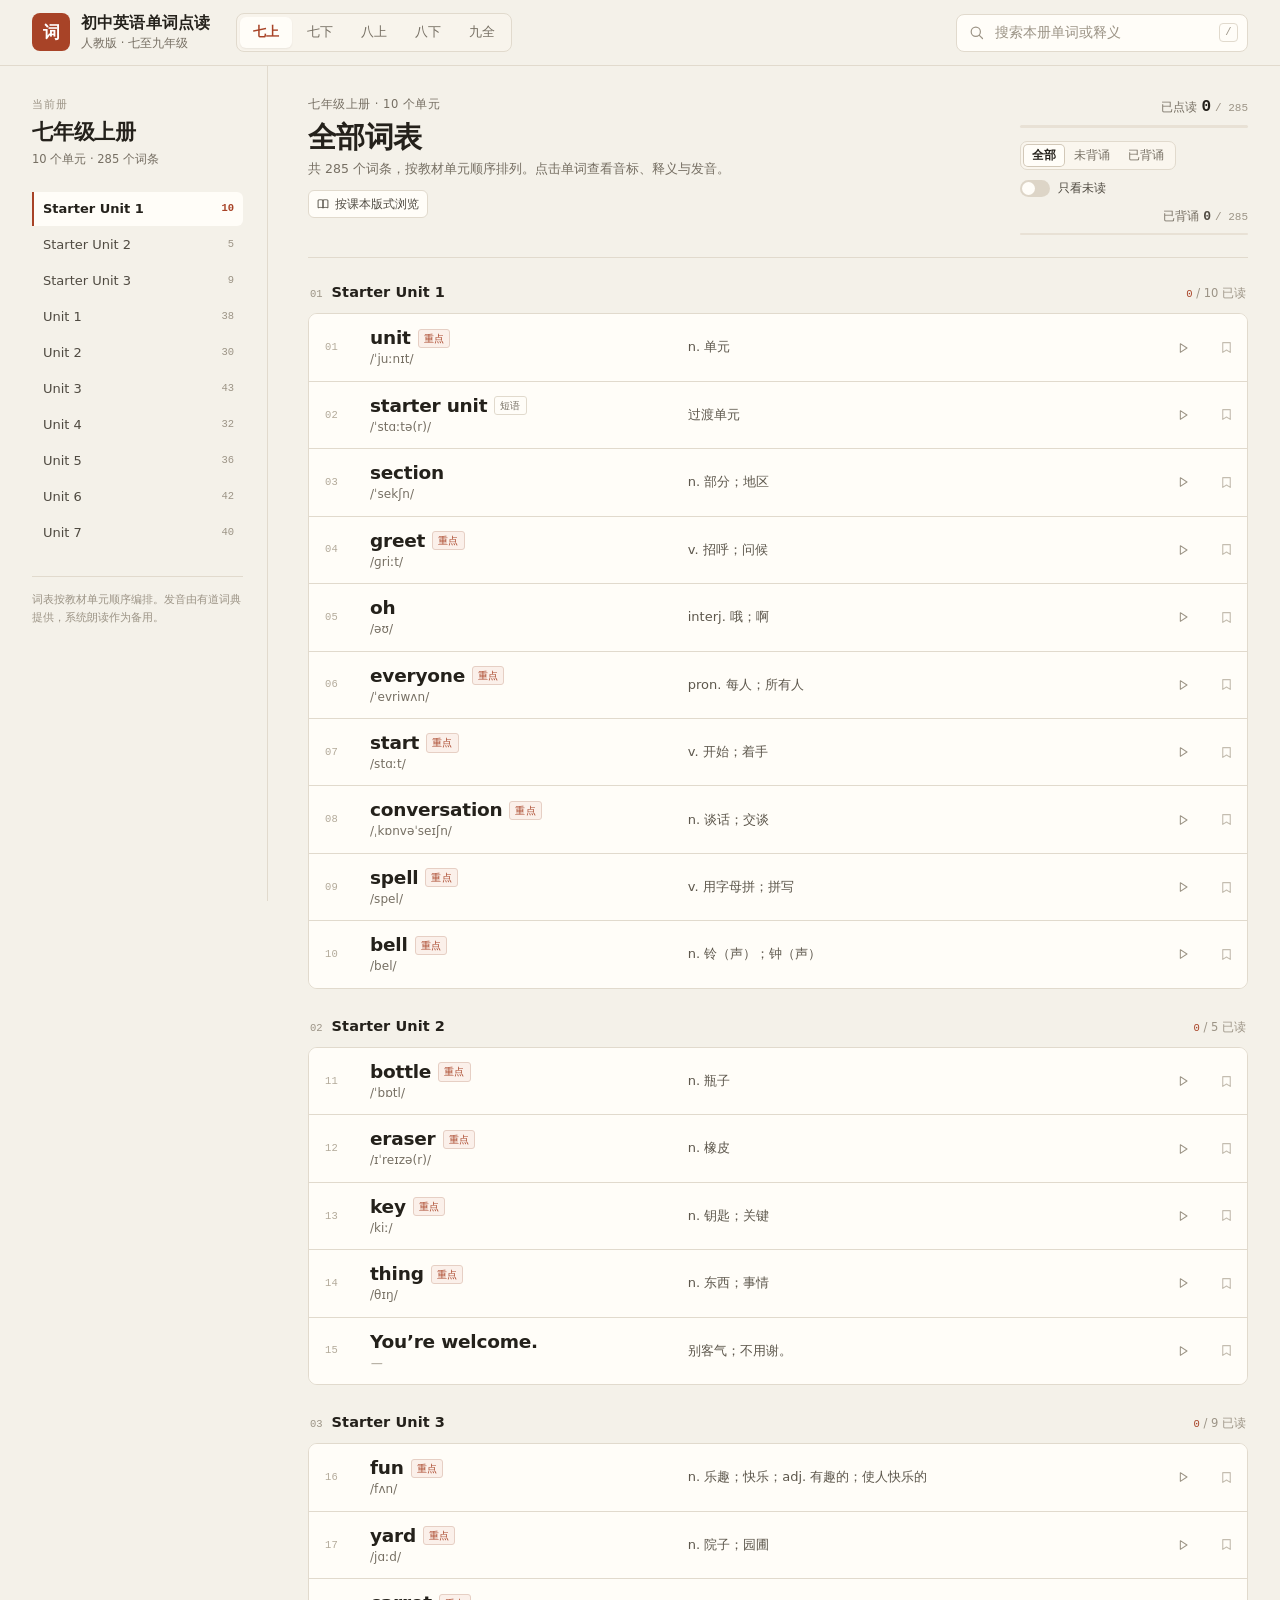
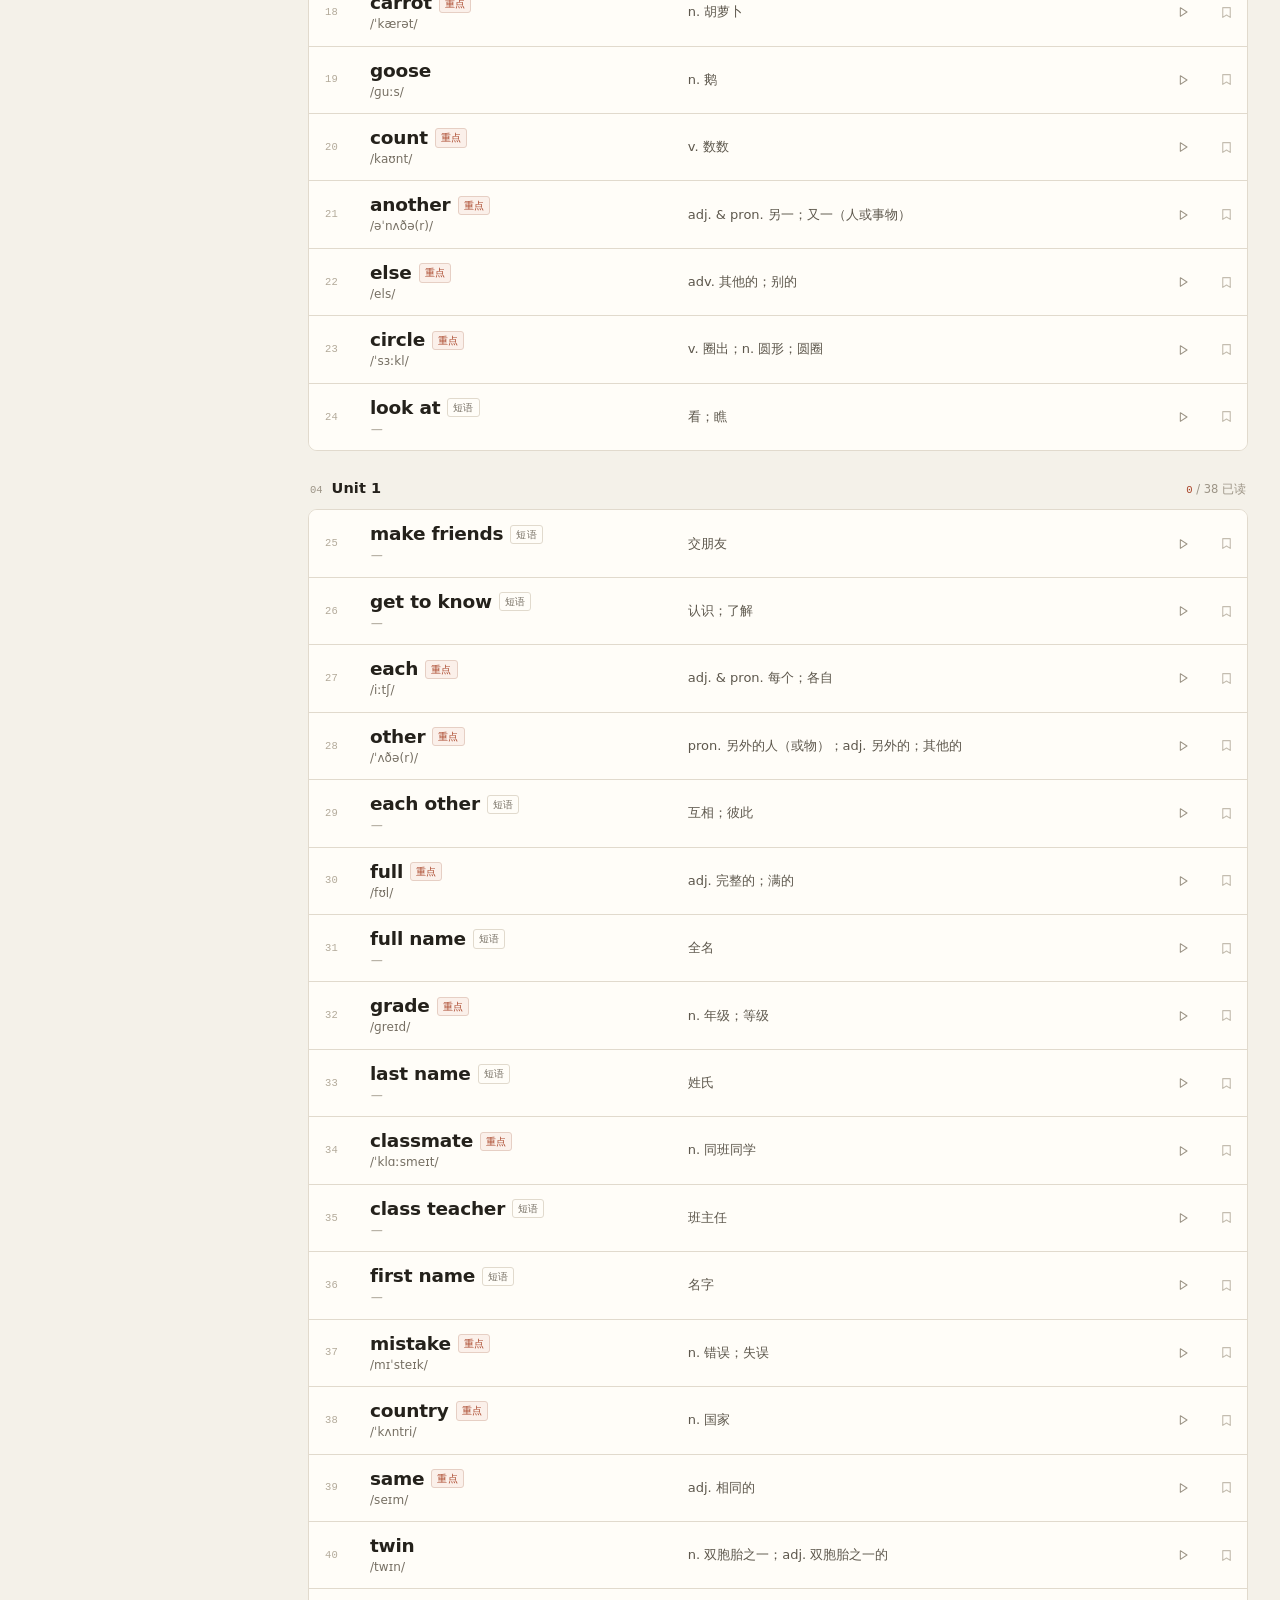
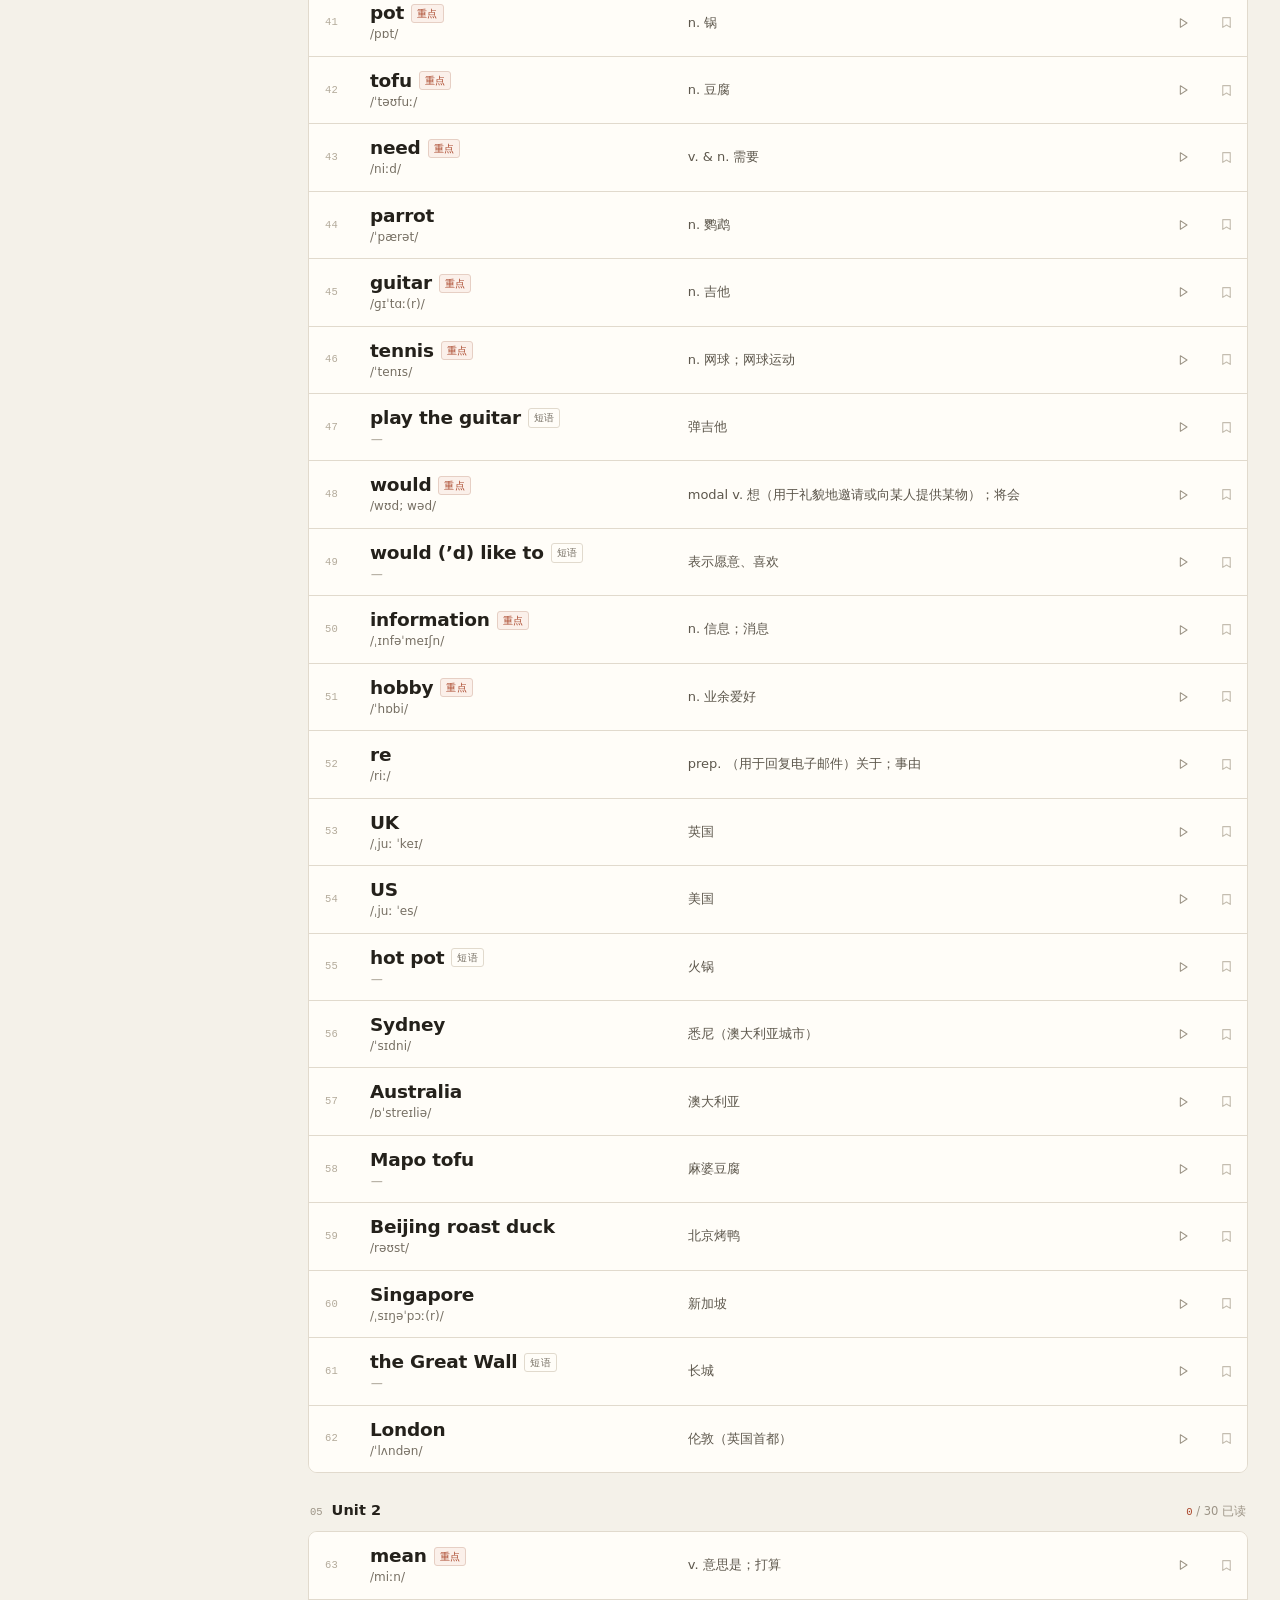
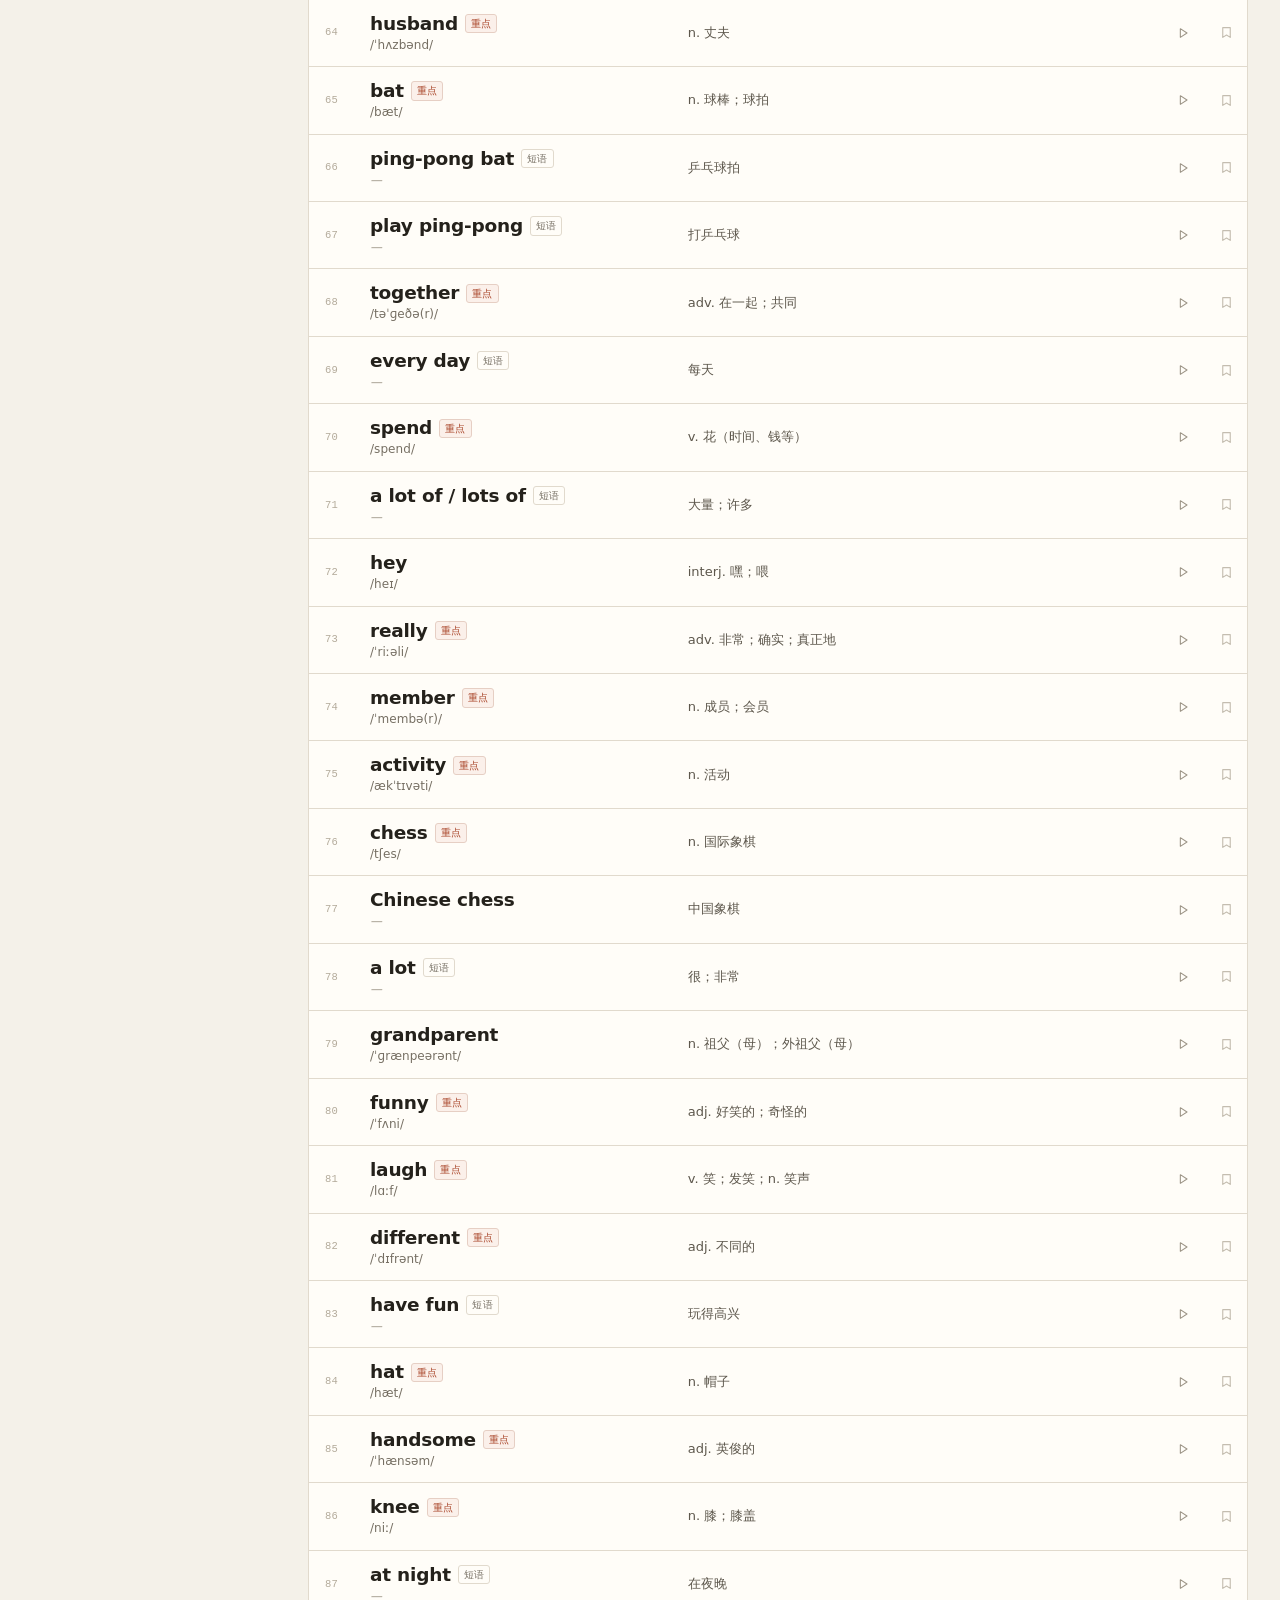
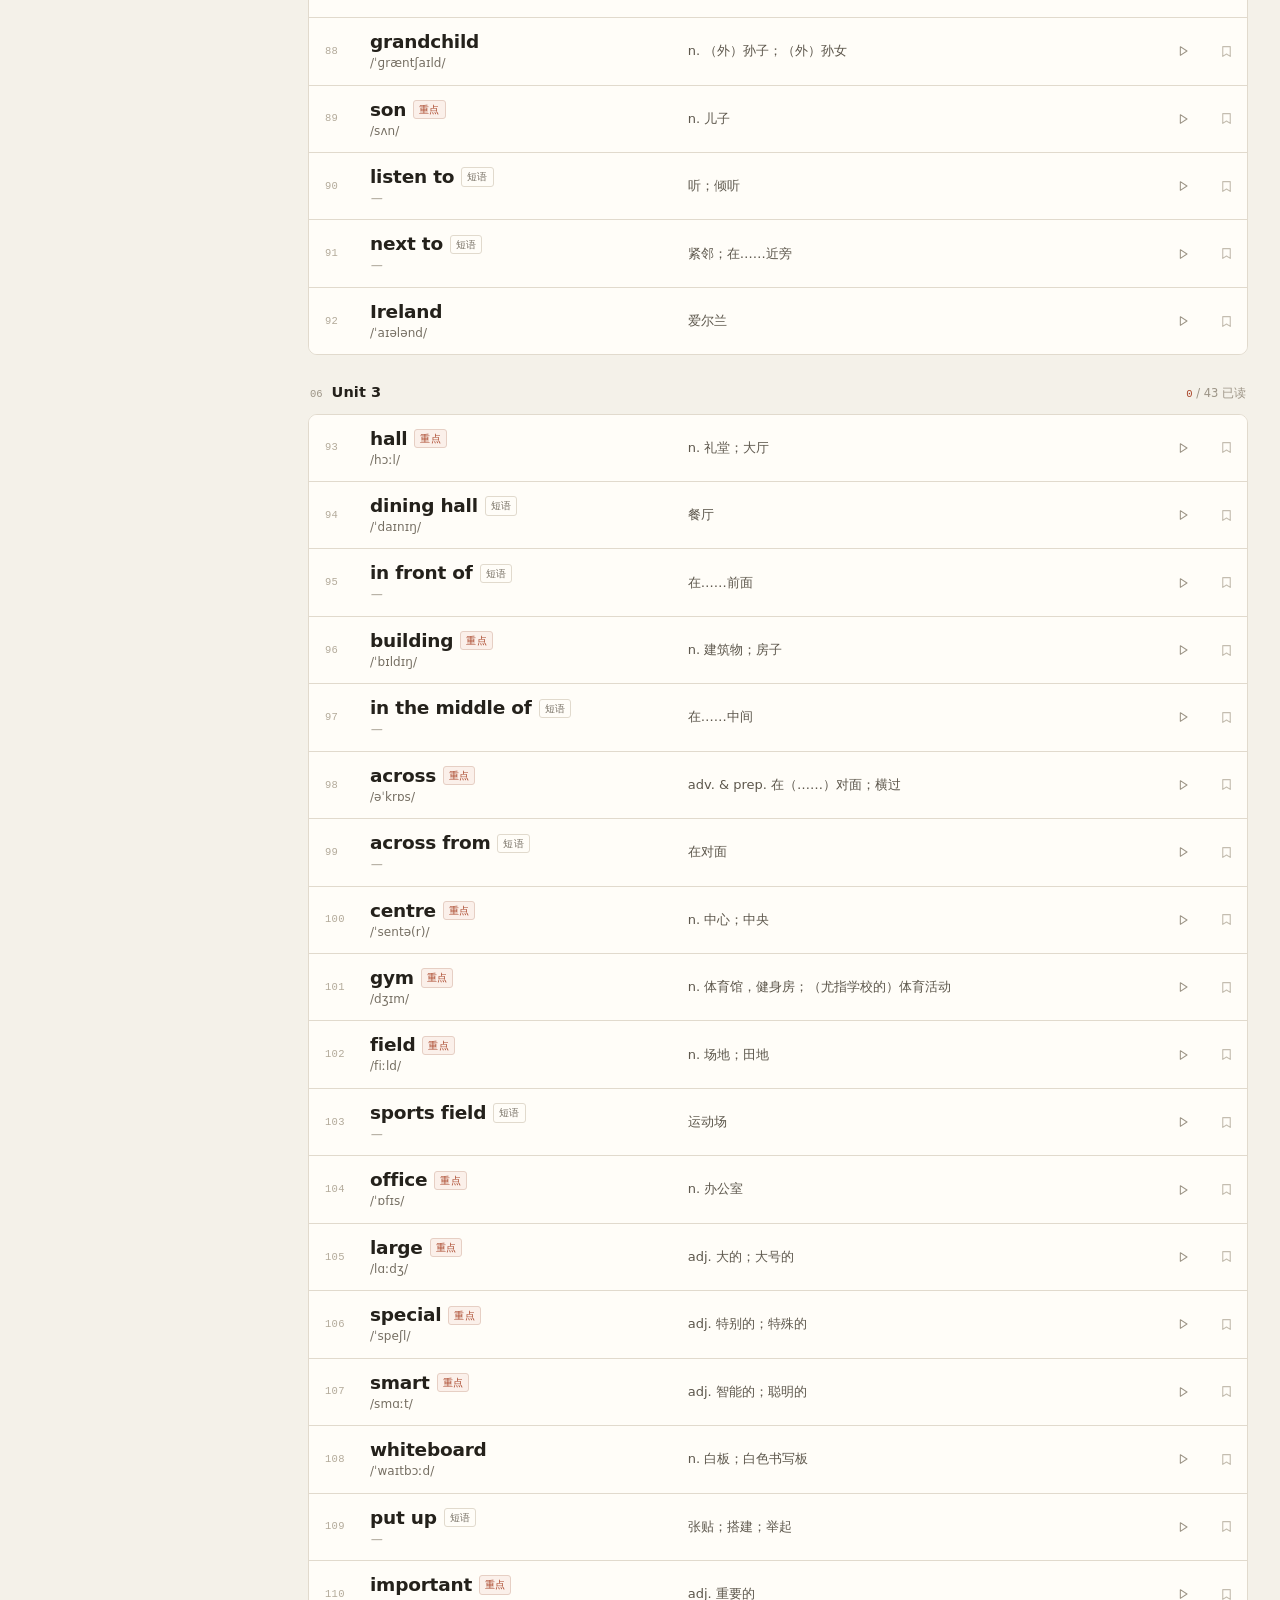
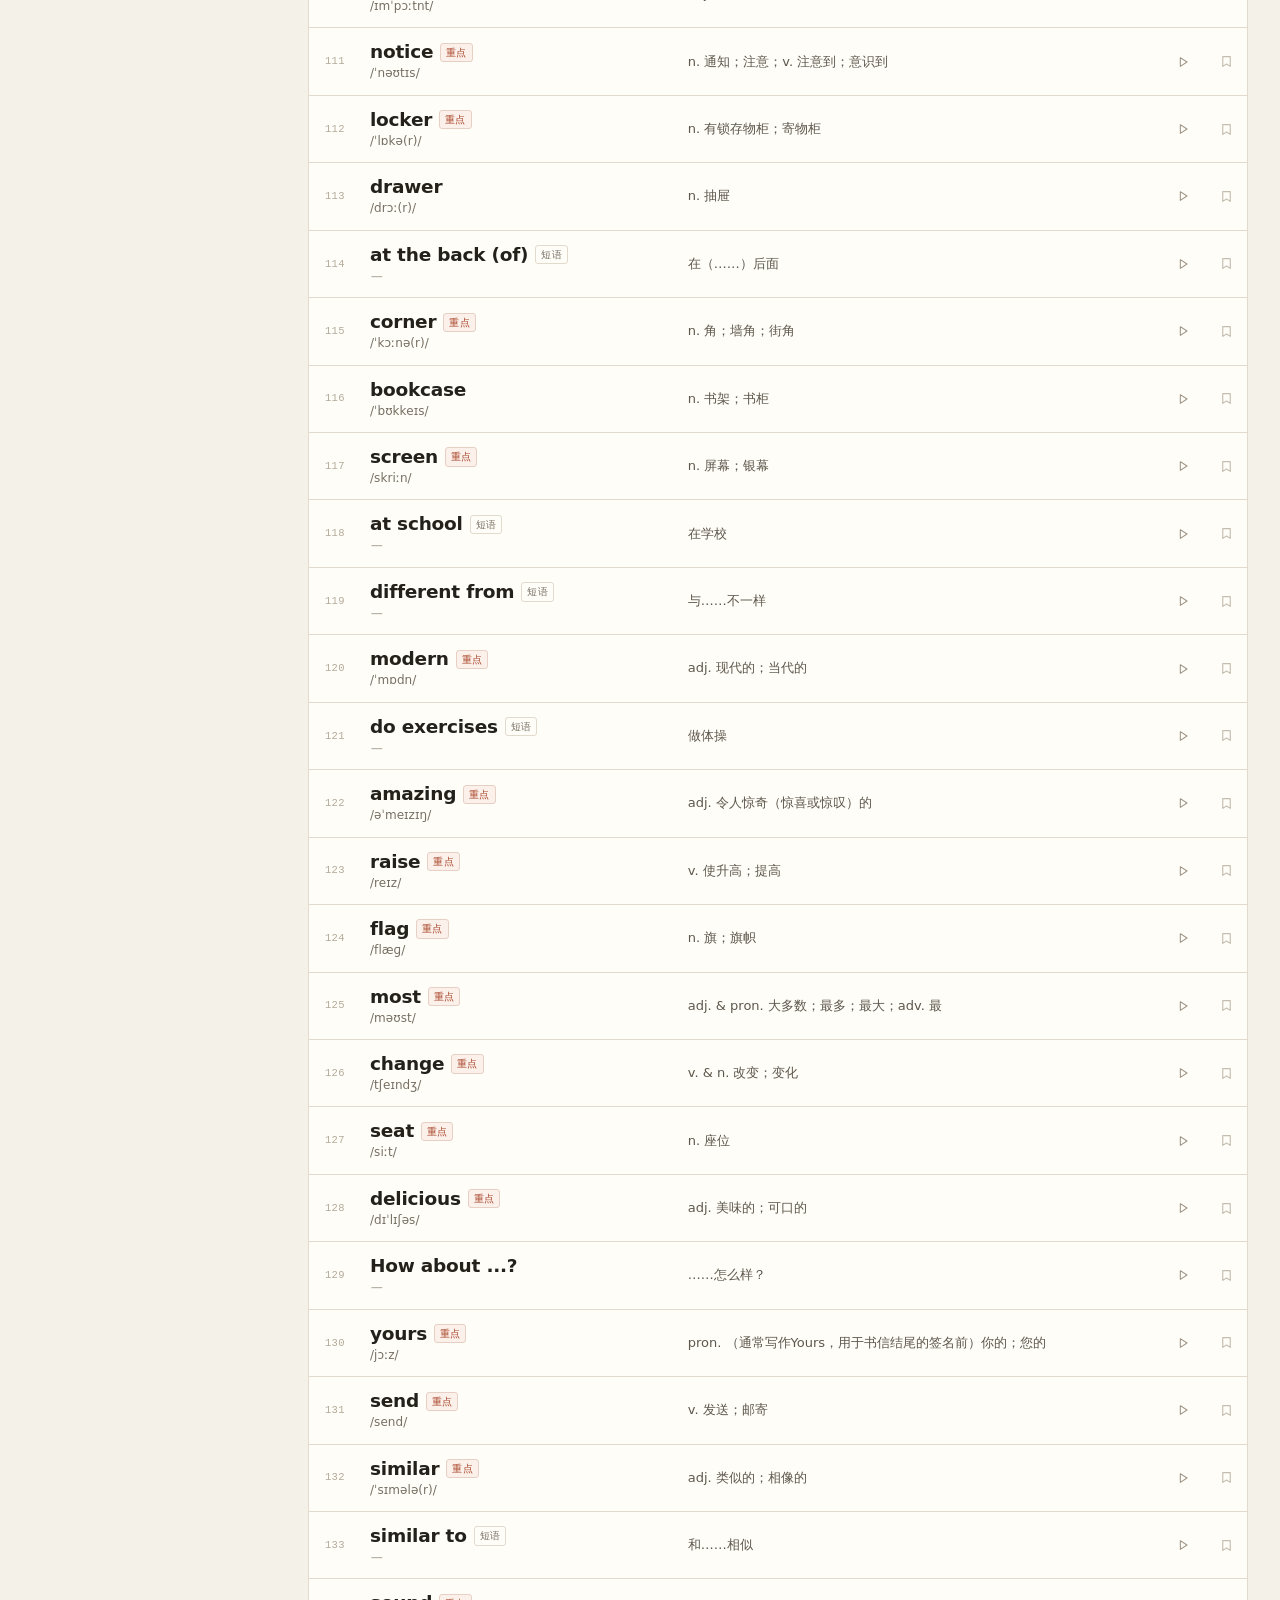
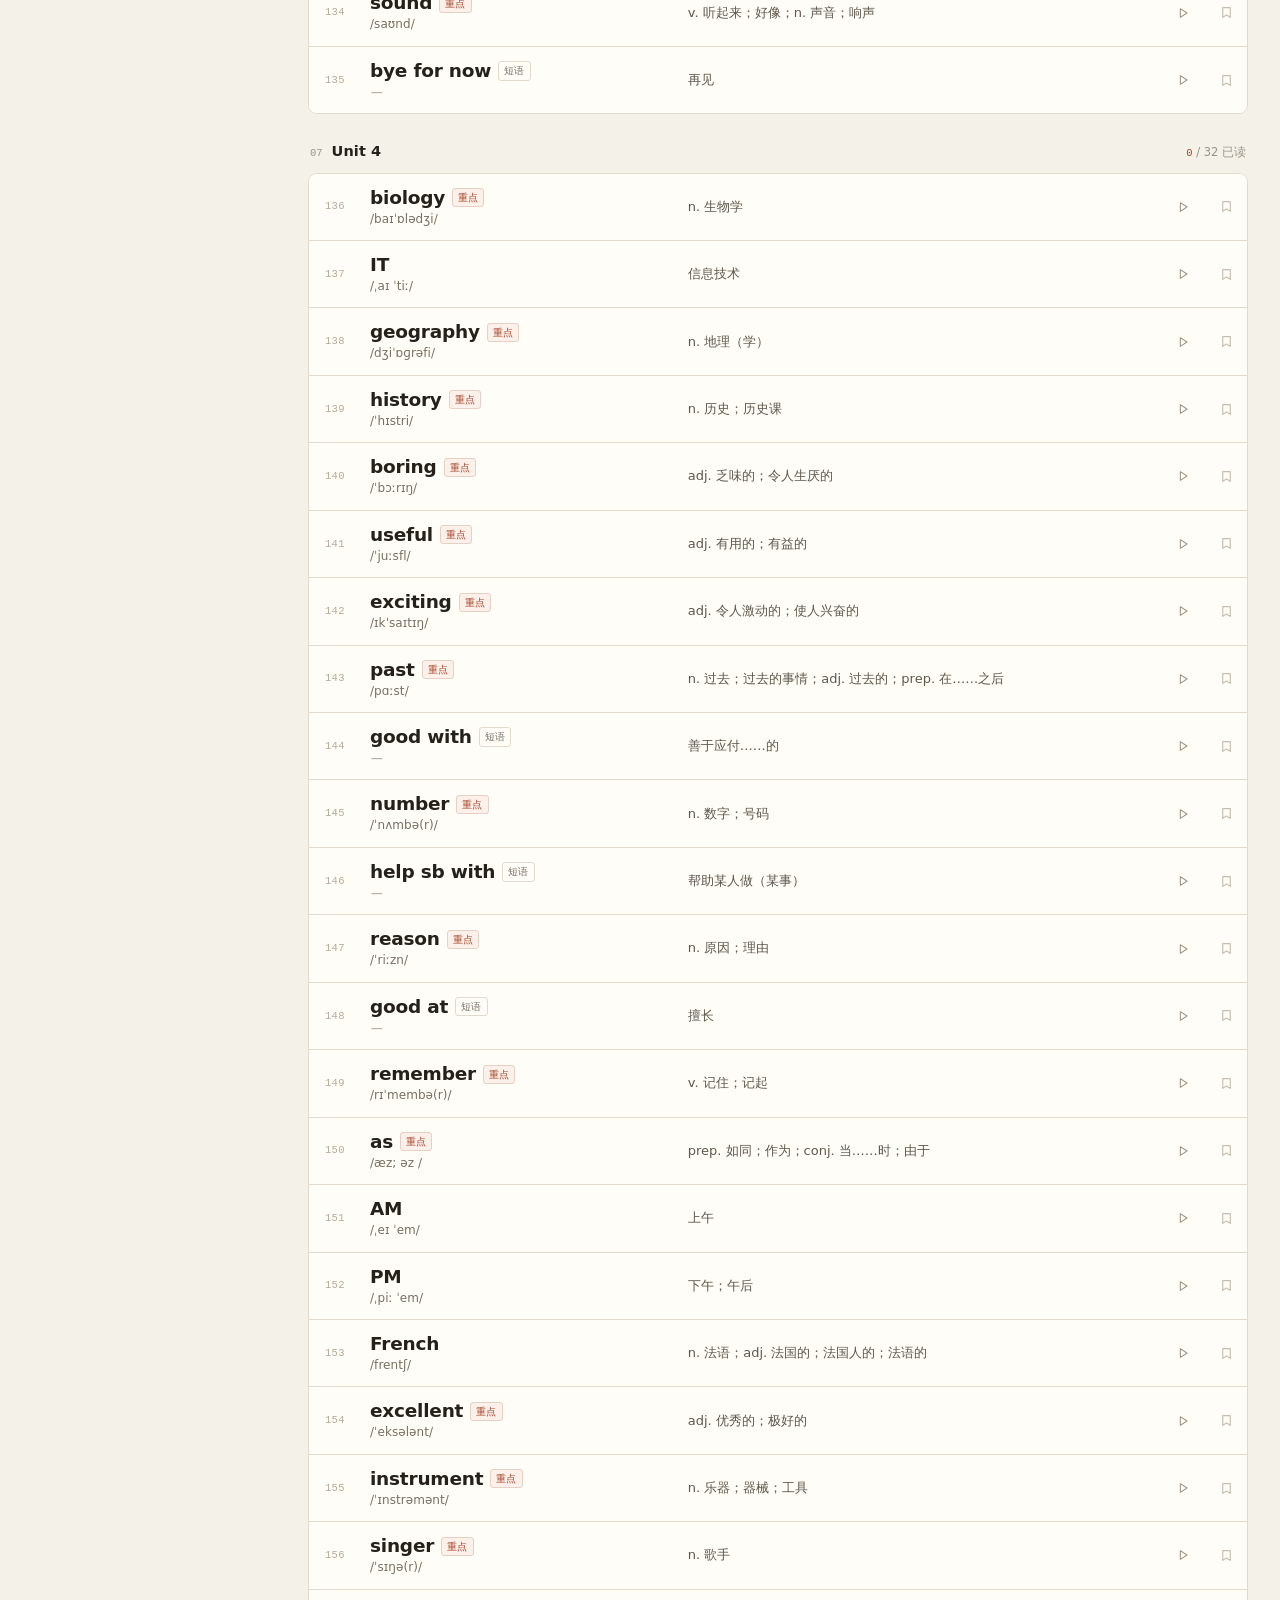
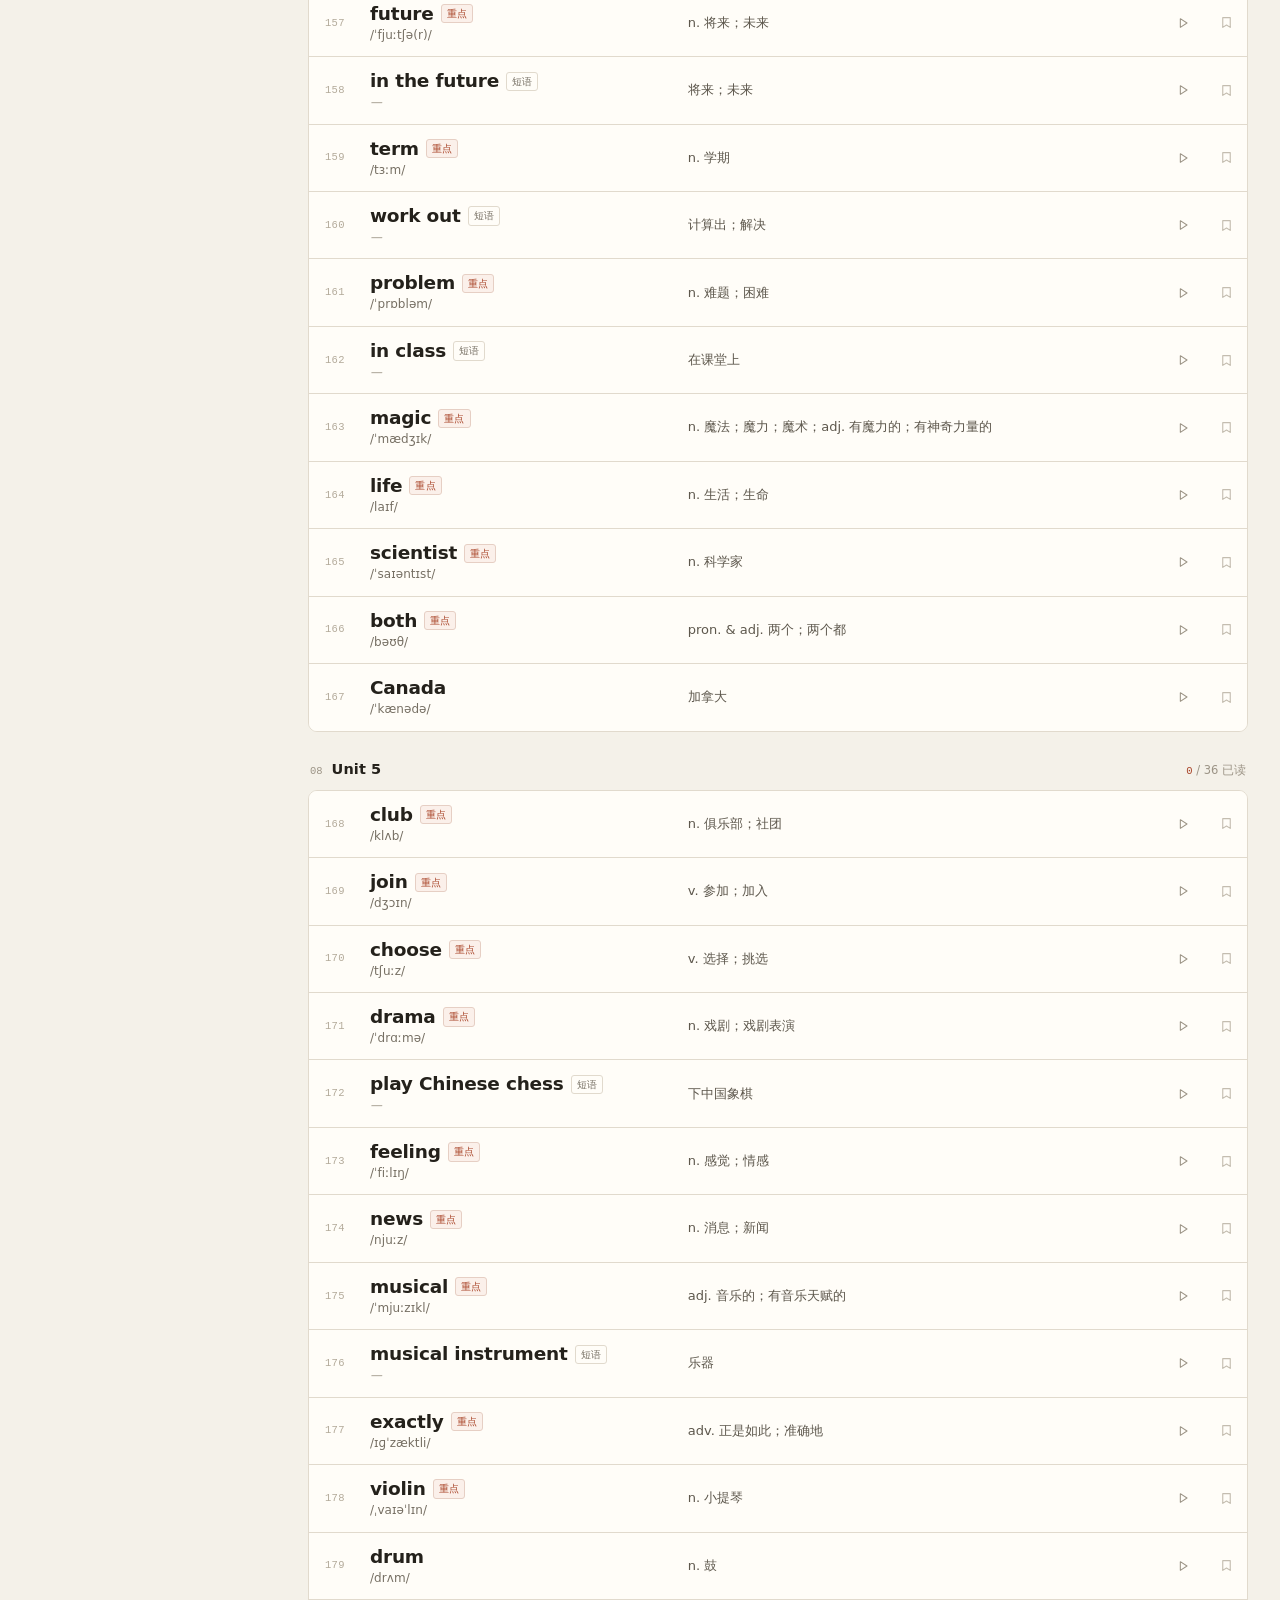
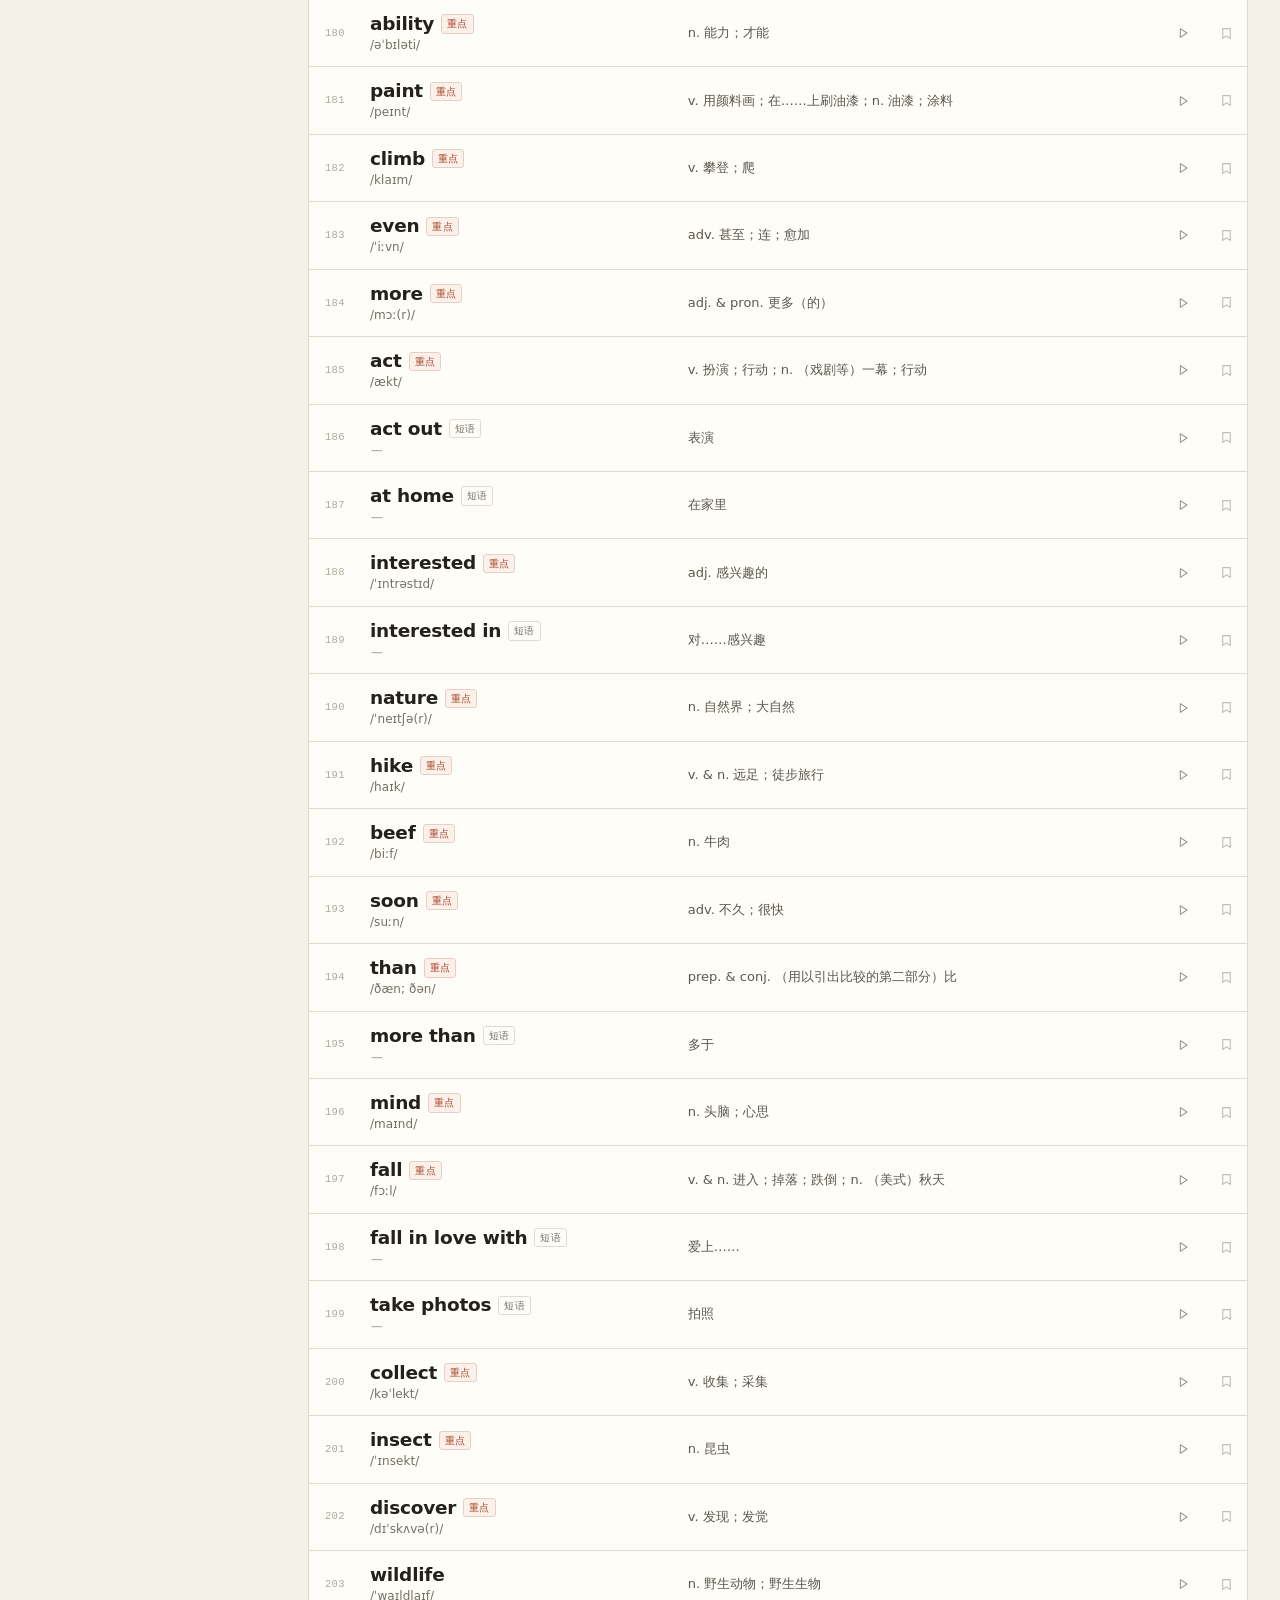
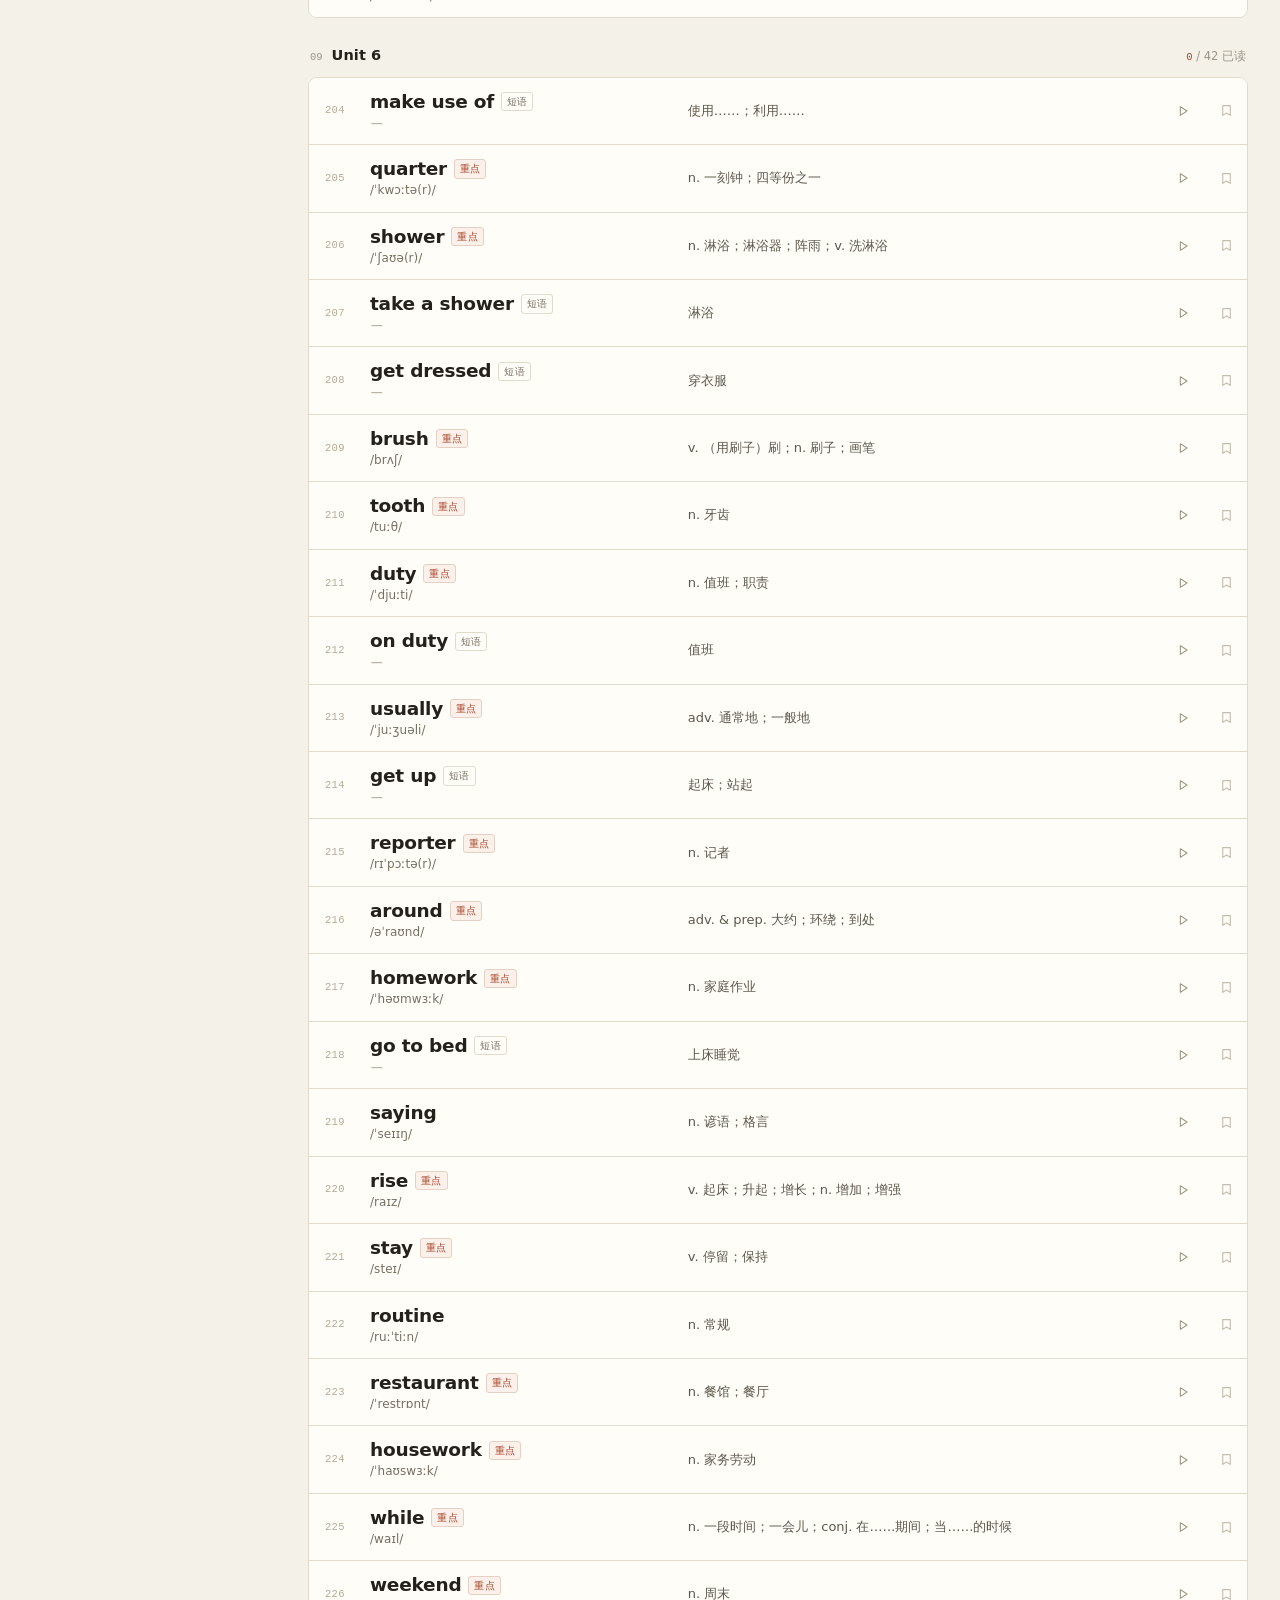
<file: index.html>
<!DOCTYPE html>
<html lang="zh-CN">
<head>
  <meta charset="UTF-8">
  <meta name="viewport" content="width=device-width, initial-scale=1.0">
  <meta name="description" content="人教版初中英语单词点读：按教材单元顺序浏览七至九年级词表，查看音标、释义、例句，播放英式与美式发音。">
  <title>初中英语单词点读 · 人教版</title>
  <link rel="icon" href="favicon.svg" type="image/svg+xml">
  <link rel="stylesheet" href="styles.css">
</head>
<body>
  <a class="skip-link" href="#wordList">跳到单词列表</a>

  <header class="site-header">
    <div class="header-inner">
      <div class="brand">
        <span class="brand-mark" aria-hidden="true">词</span>
        <div class="brand-text">
          <strong>初中英语单词点读</strong>
          <span>人教版 · 七至九年级</span>
        </div>
      </div>

      <nav class="book-tabs" id="bookTabs" aria-label="选择教材" role="tablist">
        <!-- 由 app.js 填充 -->
      </nav>

      <div class="search-box" role="search">
        <svg class="search-icon" viewBox="0 0 24 24" aria-hidden="true">
          <circle cx="11" cy="11" r="6.5"></circle>
          <path d="M16 16l4.5 4.5"></path>
        </svg>
        <input id="searchInput" type="search" autocomplete="off" spellcheck="false"
               placeholder="搜索本册单词或释义" aria-label="搜索本册单词或释义">
        <kbd class="search-key" aria-hidden="true">/</kbd>
        <button class="search-clear" id="searchClear" type="button" aria-label="清除搜索" hidden>
          <svg viewBox="0 0 20 20" aria-hidden="true"><path d="M5 5l10 10M15 5L5 15"></path></svg>
        </button>
      </div>
    </div>
  </header>

  <div class="layout">
    <aside class="rail" aria-label="教材单元">
      <div class="rail-head">
        <p class="rail-label">当前册</p>
        <h2 id="railBook">七年级上册</h2>
        <p class="rail-meta" id="railMeta">10 个单元 · 285 个词条</p>
      </div>

      <nav class="unit-nav" id="unitNav" aria-label="单元目录"></nav>

      <p class="rail-note">
        词表按教材单元顺序编排。发音由有道词典提供，系统朗读作为备用。
      </p>
    </aside>

    <main class="content" id="content">
      <div class="page-head">
        <div class="page-heading">
          <p class="page-kicker" id="pageKicker">七年级上册 · 10 个单元</p>
          <h1 id="pageTitle">全部词表</h1>
          <p class="page-desc" id="pageDesc">共 285 个词条，按教材单元顺序排列。点击单词查看音标、释义与发音。</p>
          <a class="page-view-link" href="textbook.html">
            <svg viewBox="0 0 20 20" aria-hidden="true">
              <path d="M3 4.5c2.2-.8 4.5-.8 7 0v11c-2.5-.8-4.8-.8-7 0z"></path>
              <path d="M17 4.5c-2.2-.8-4.5-.8-7 0v11c2.5-.8 4.8-.8 7 0z"></path>
            </svg>
            按课本版式浏览
          </a>
        </div>

        <div class="page-tools">
          <div class="progress-block">
            <div class="progress-text">
              <span>已点读</span>
              <strong id="progressCount">0</strong>
              <span class="progress-total" id="progressTotal">/ 285</span>
            </div>
            <div class="progress-track" aria-hidden="true"><i id="progressBar"></i></div>
          </div>
          <div class="tools-row">
            <div class="filter-group" role="group" aria-label="按背诵情况筛选">
              <button class="filter-chip" type="button" data-filter="all" aria-pressed="true">全部</button>
              <button class="filter-chip" type="button" data-filter="unmemorized" aria-pressed="false">未背诵</button>
              <button class="filter-chip" type="button" data-filter="memorized" aria-pressed="false">已背诵</button>
            </div>
            <div class="tools-secondary">
              <label class="switch-row" for="unreadOnly">
                <input id="unreadOnly" type="checkbox">
                <span class="switch" aria-hidden="true"></span>
                <span>只看未读</span>
              </label>
              <button class="reset-progress" id="resetProgress" type="button" hidden>重置背诵</button>
            </div>
          </div>

          <div class="progress-block progress-block--sub">
            <div class="progress-text">
              <span>已背诵</span>
              <strong id="memorizedCount">0</strong>
              <span class="progress-total" id="memorizedTotal">/ 285</span>
            </div>
            <div class="progress-track" aria-hidden="true"><i id="memorizedBar"></i></div>
          </div>
        </div>
      </div>

      <div class="search-summary" id="searchSummary" role="status" aria-live="polite" hidden></div>

      <div id="wordList" class="word-list"></div>

      <div class="source-note">
        <p>词表按人教版新版教材单元顺序整理，英式音标。</p>
        <p>释义与例句主要来自教材，个别为拓展例句；发音音频来自有道词典，无法加载时可使用系统朗读。</p>
      </div>
    </main>
  </div>

  <div class="toast" id="toast" role="status" aria-live="polite" hidden></div>

  <dialog class="word-dialog" id="wordDialog" aria-labelledby="dialogWord">
    <div class="dialog-shell" id="dialogShell">
      <header class="dialog-top">
        <p id="dialogContext">七年级上册 · Starter Unit 1 · 第 1 词</p>
        <button class="icon-button dialog-close" id="dialogClose" type="button" aria-label="关闭单词详情">
          <svg viewBox="0 0 24 24" aria-hidden="true"><path d="M6 6l12 12M18 6L6 18"></path></svg>
        </button>
      </header>

      <div class="dialog-body">
        <div class="dialog-word-row">
          <div class="dialog-word-main">
            <span class="word-kind" id="dialogKind"></span>
            <h2 id="dialogWord">good</h2>
            <p class="dialog-ipa" id="dialogIpa">/ɡʊd/</p>
          </div>
          <div class="audio-buttons" aria-label="播放发音">
            <button class="audio-button" type="button" data-accent="uk">
              <svg class="audio-icon" viewBox="0 0 24 24" aria-hidden="true">
                <path d="M5 10v4h3l4 3V7l-4 3H5z"></path>
                <path d="M16 9.5a4 4 0 010 5"></path>
                <path d="M18.5 7a7.5 7.5 0 010 10"></path>
              </svg>
              <span class="audio-label"><strong>英式</strong><small>UK</small></span>
              <span class="audio-bars" aria-hidden="true"><i></i><i></i><i></i></span>
            </button>
            <button class="audio-button" type="button" data-accent="us">
              <svg class="audio-icon" viewBox="0 0 24 24" aria-hidden="true">
                <path d="M5 10v4h3l4 3V7l-4 3H5z"></path>
                <path d="M16 9.5a4 4 0 010 5"></path>
                <path d="M18.5 7a7.5 7.5 0 010 10"></path>
              </svg>
              <span class="audio-label"><strong>美式</strong><small>US</small></span>
              <span class="audio-bars" aria-hidden="true"><i></i><i></i><i></i></span>
            </button>
            <button class="memorize-button" id="dialogMemorize" type="button" aria-pressed="false">
              <svg viewBox="0 0 20 20" aria-hidden="true"><path d="M5 3.5h10v13l-5-3.2-5 3.2z"></path></svg>
              <span class="memorize-label">标记已背诵</span>
            </button>
          </div>
        </div>

        <p class="audio-status" id="audioStatus" role="status" aria-live="polite"></p>

        <section class="dialog-section" aria-labelledby="meaningLabel">
          <h3 id="meaningLabel">释义</h3>
          <div class="sense-list" id="dialogSenses"></div>
        </section>

        <section class="dialog-section example-section" id="exampleSection" aria-labelledby="exampleLabel">
          <div class="section-title-row">
            <h3 id="exampleLabel">课本例句</h3>
            <span class="example-source" id="exampleSource"></span>
          </div>
          <p class="example-en" id="exampleEn"></p>
          <p class="example-zh" id="exampleZh"></p>
        </section>

        <section class="dialog-section tip-section" id="tipSection" aria-labelledby="tipLabel" hidden>
          <h3 id="tipLabel">用法</h3>
          <p id="dialogTip"></p>
        </section>
      </div>

      <footer class="dialog-foot">
        <button class="step-button" id="prevWord" type="button">
          <svg viewBox="0 0 20 20" aria-hidden="true"><path d="M12 4l-6 6 6 6"></path></svg>
          上一个
        </button>
        <span class="dialog-position" id="dialogPosition">1 / 285</span>
        <button class="step-button" id="nextWord" type="button">
          下一个
          <svg viewBox="0 0 20 20" aria-hidden="true"><path d="M8 4l6 6-6 6"></path></svg>
        </button>
      </footer>
    </div>
  </dialog>

  <script src="words.js"></script>
  <script src="app.js"></script>
</body>
</html>
</file>
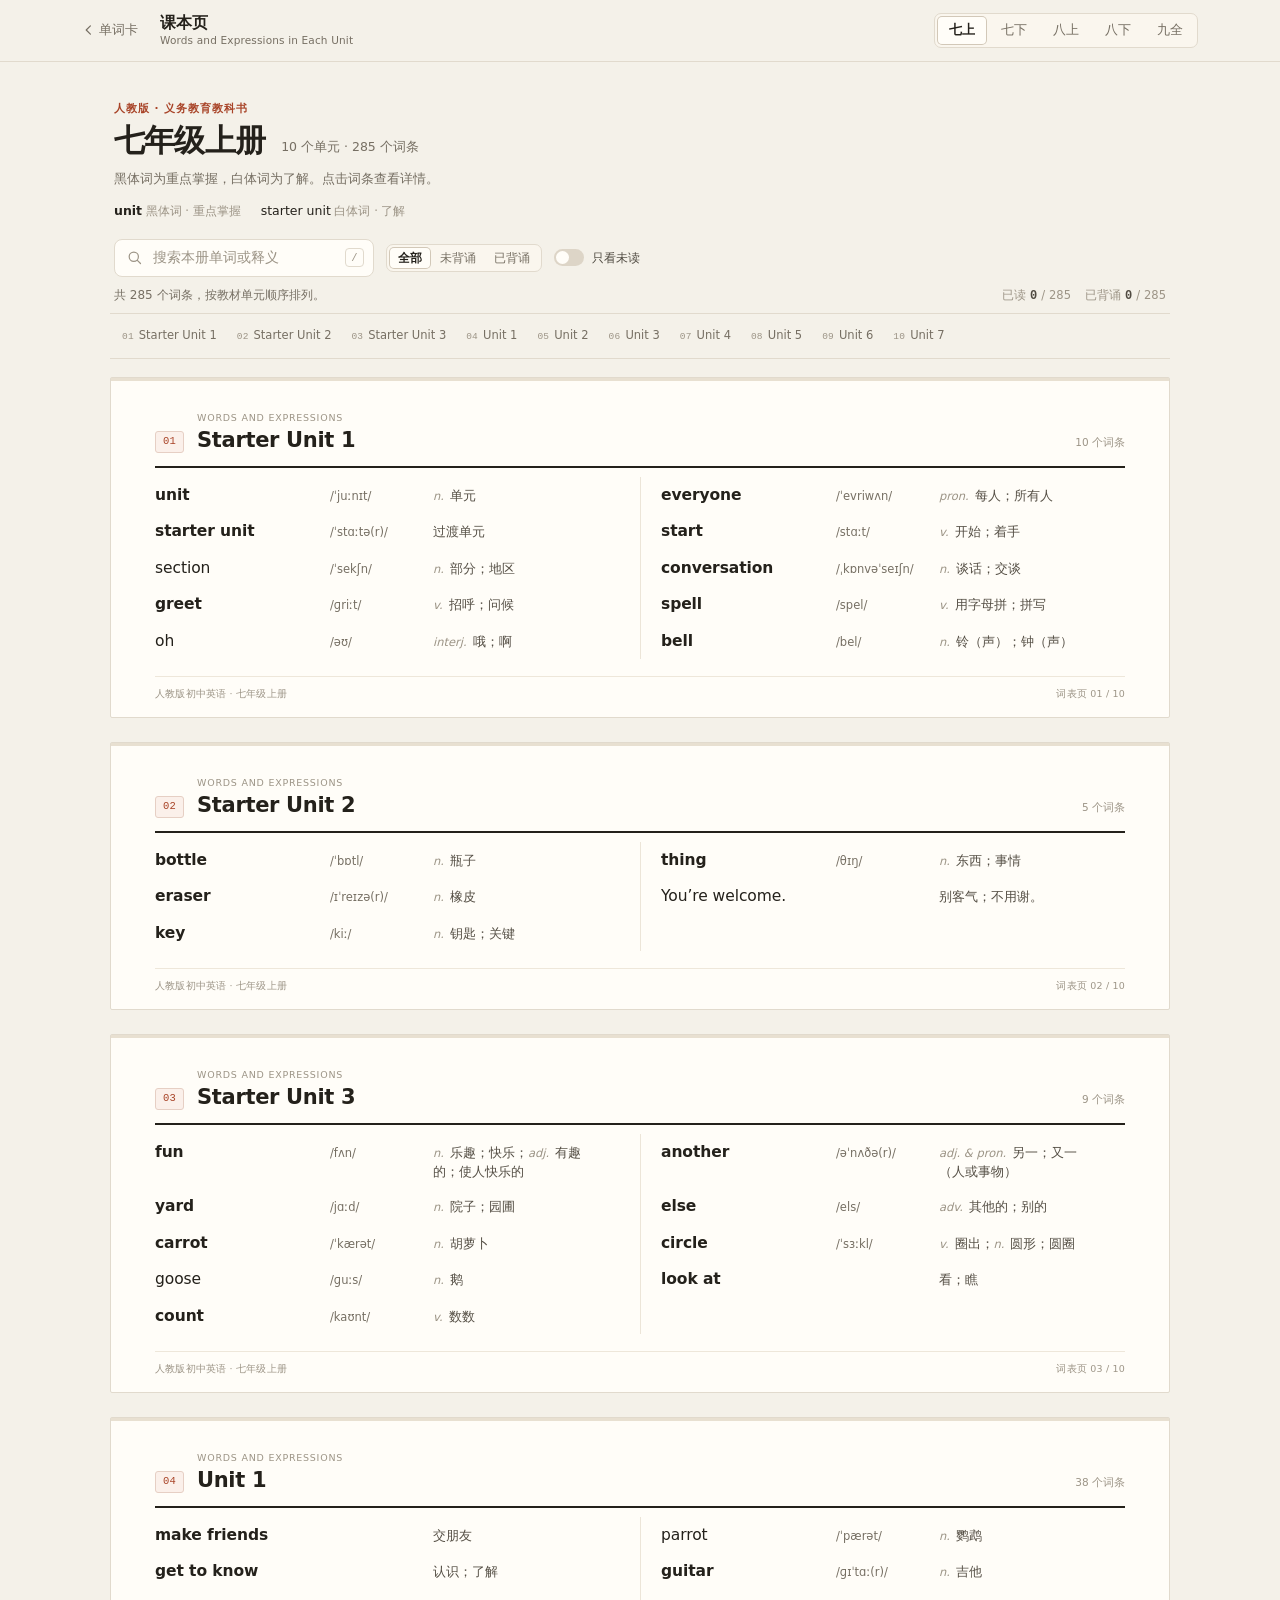
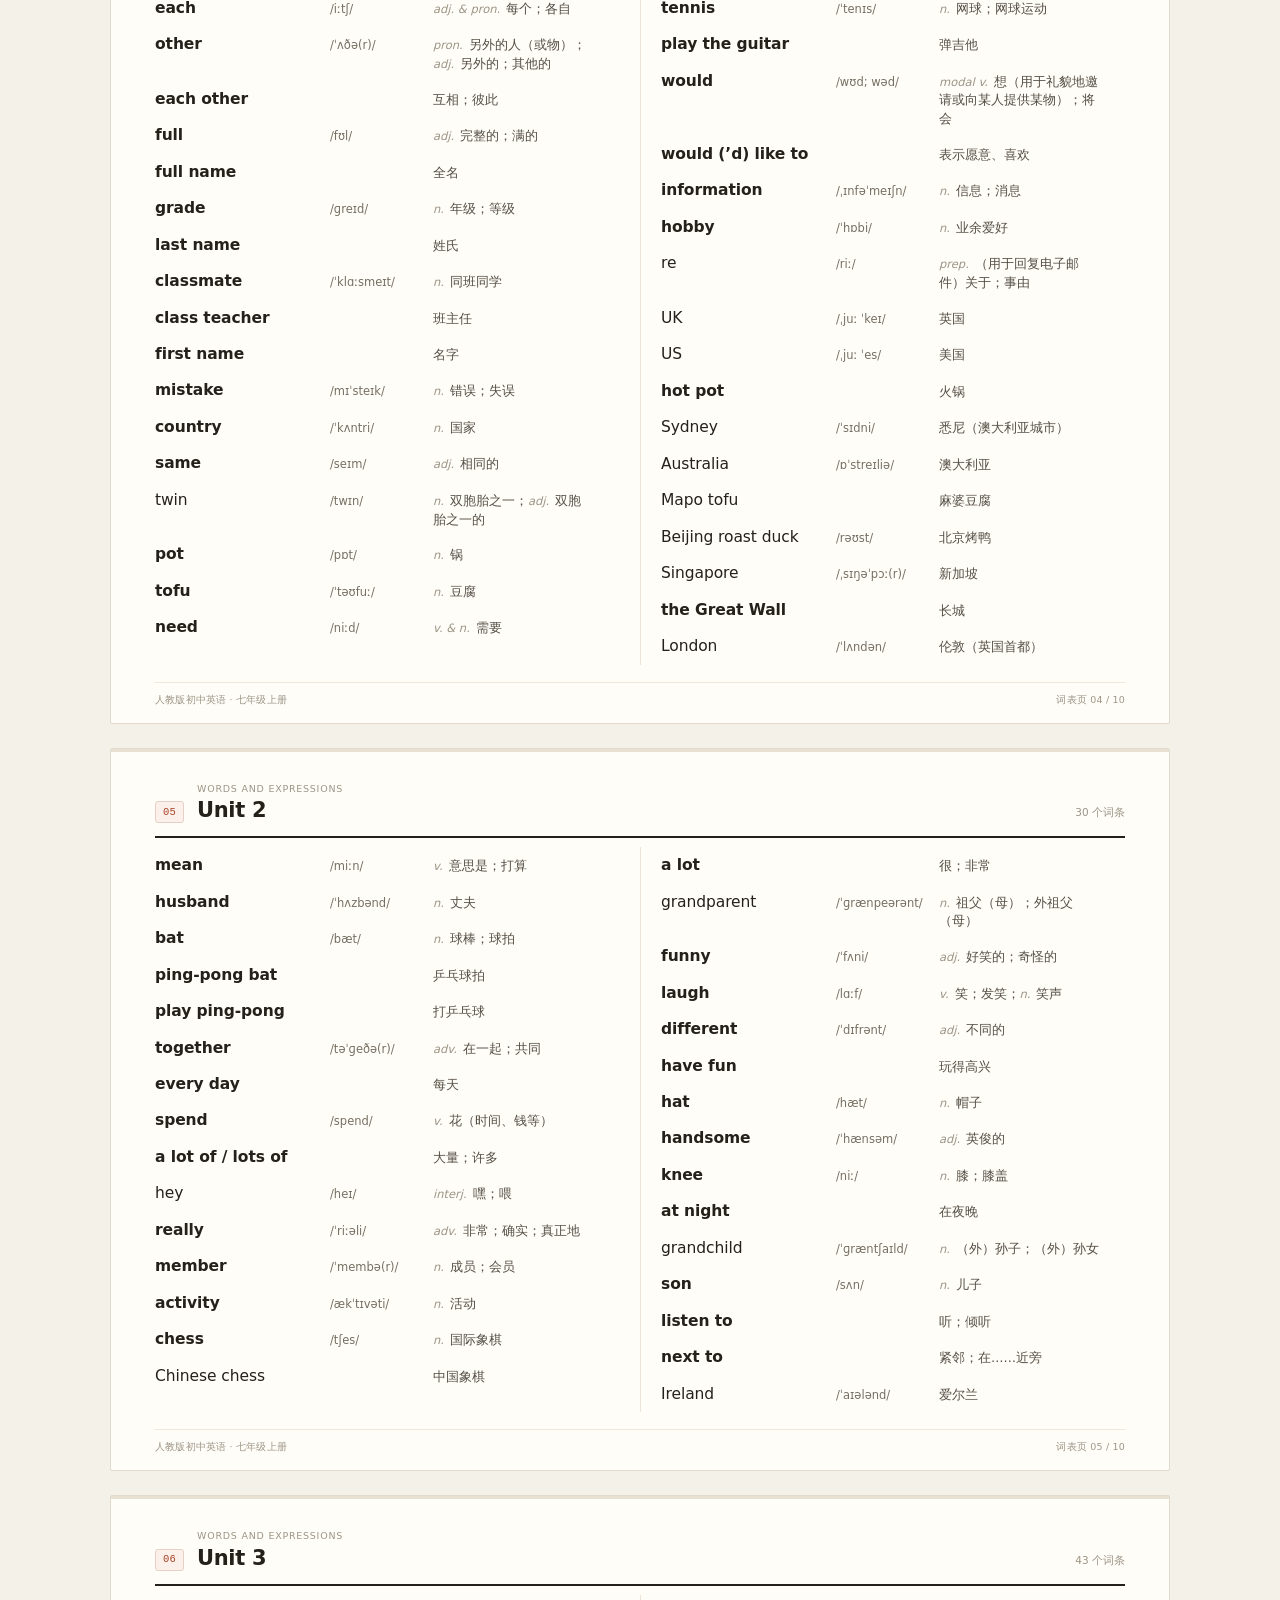
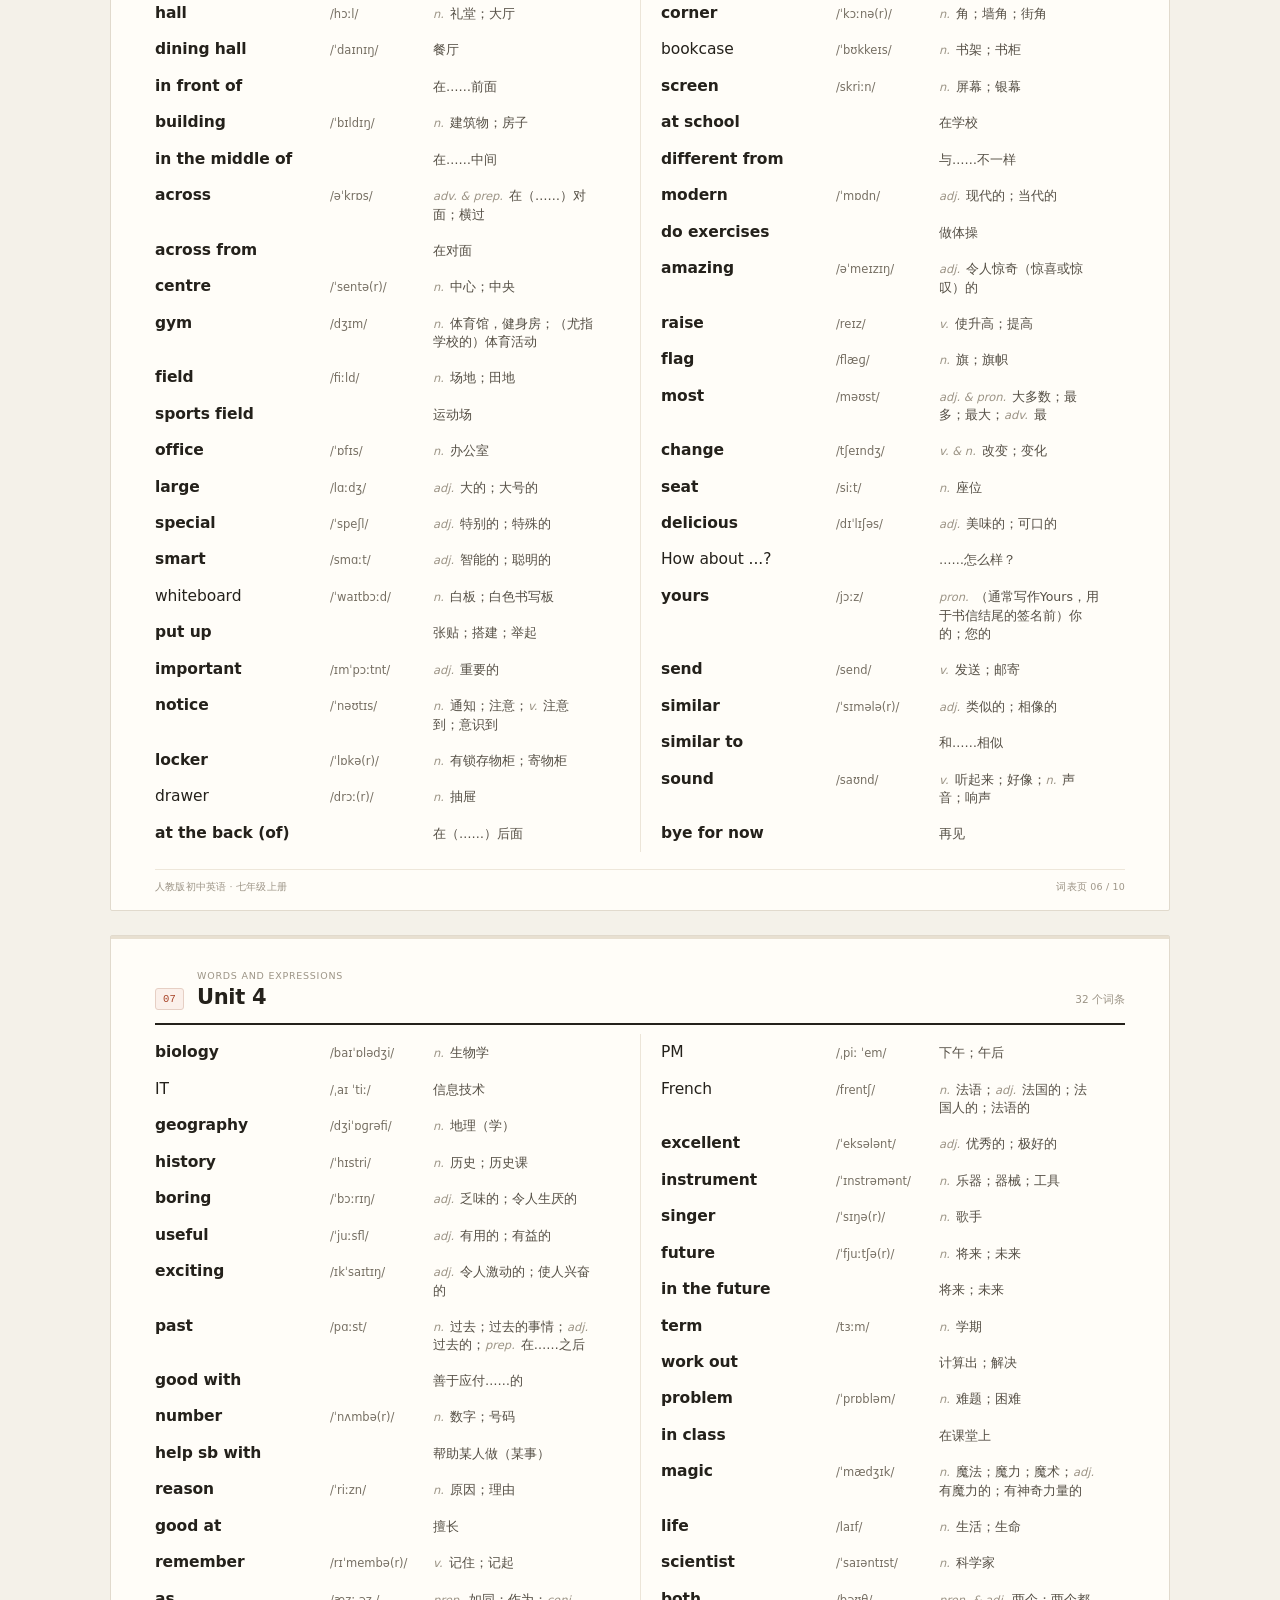
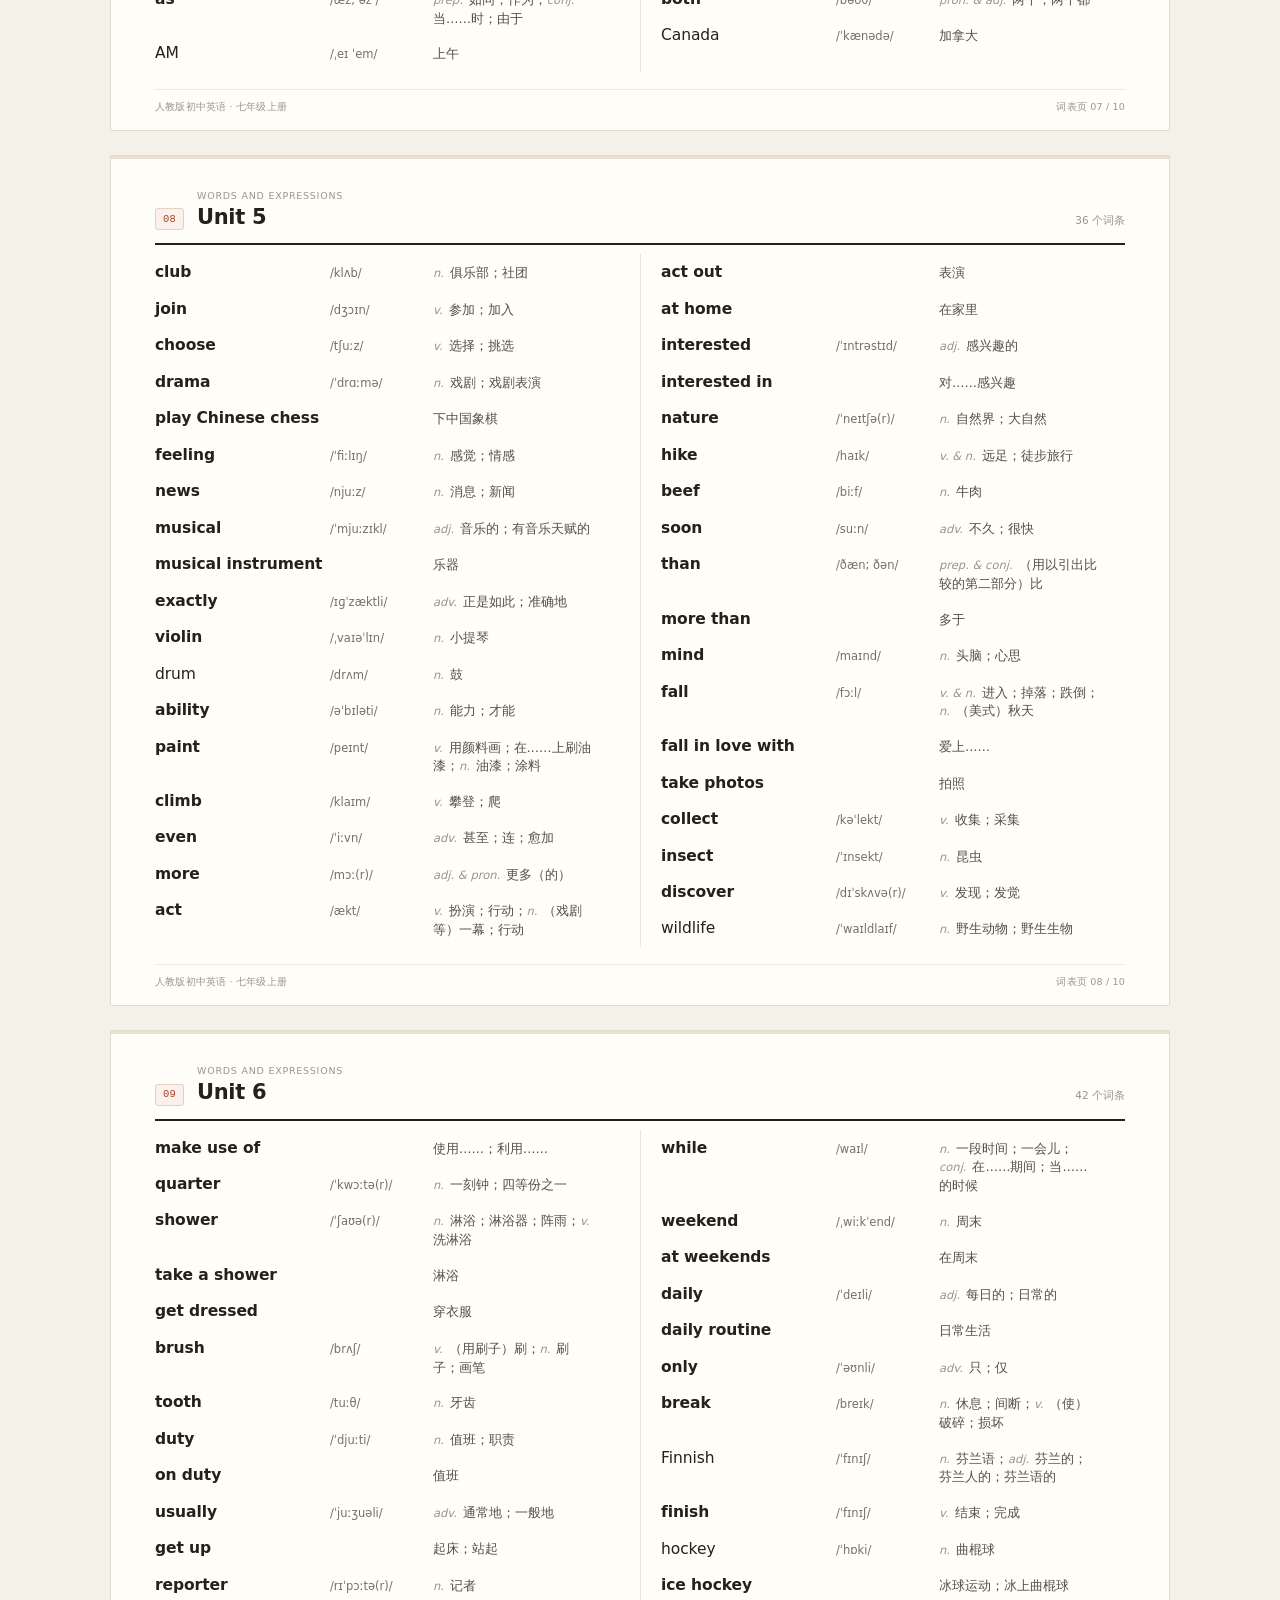
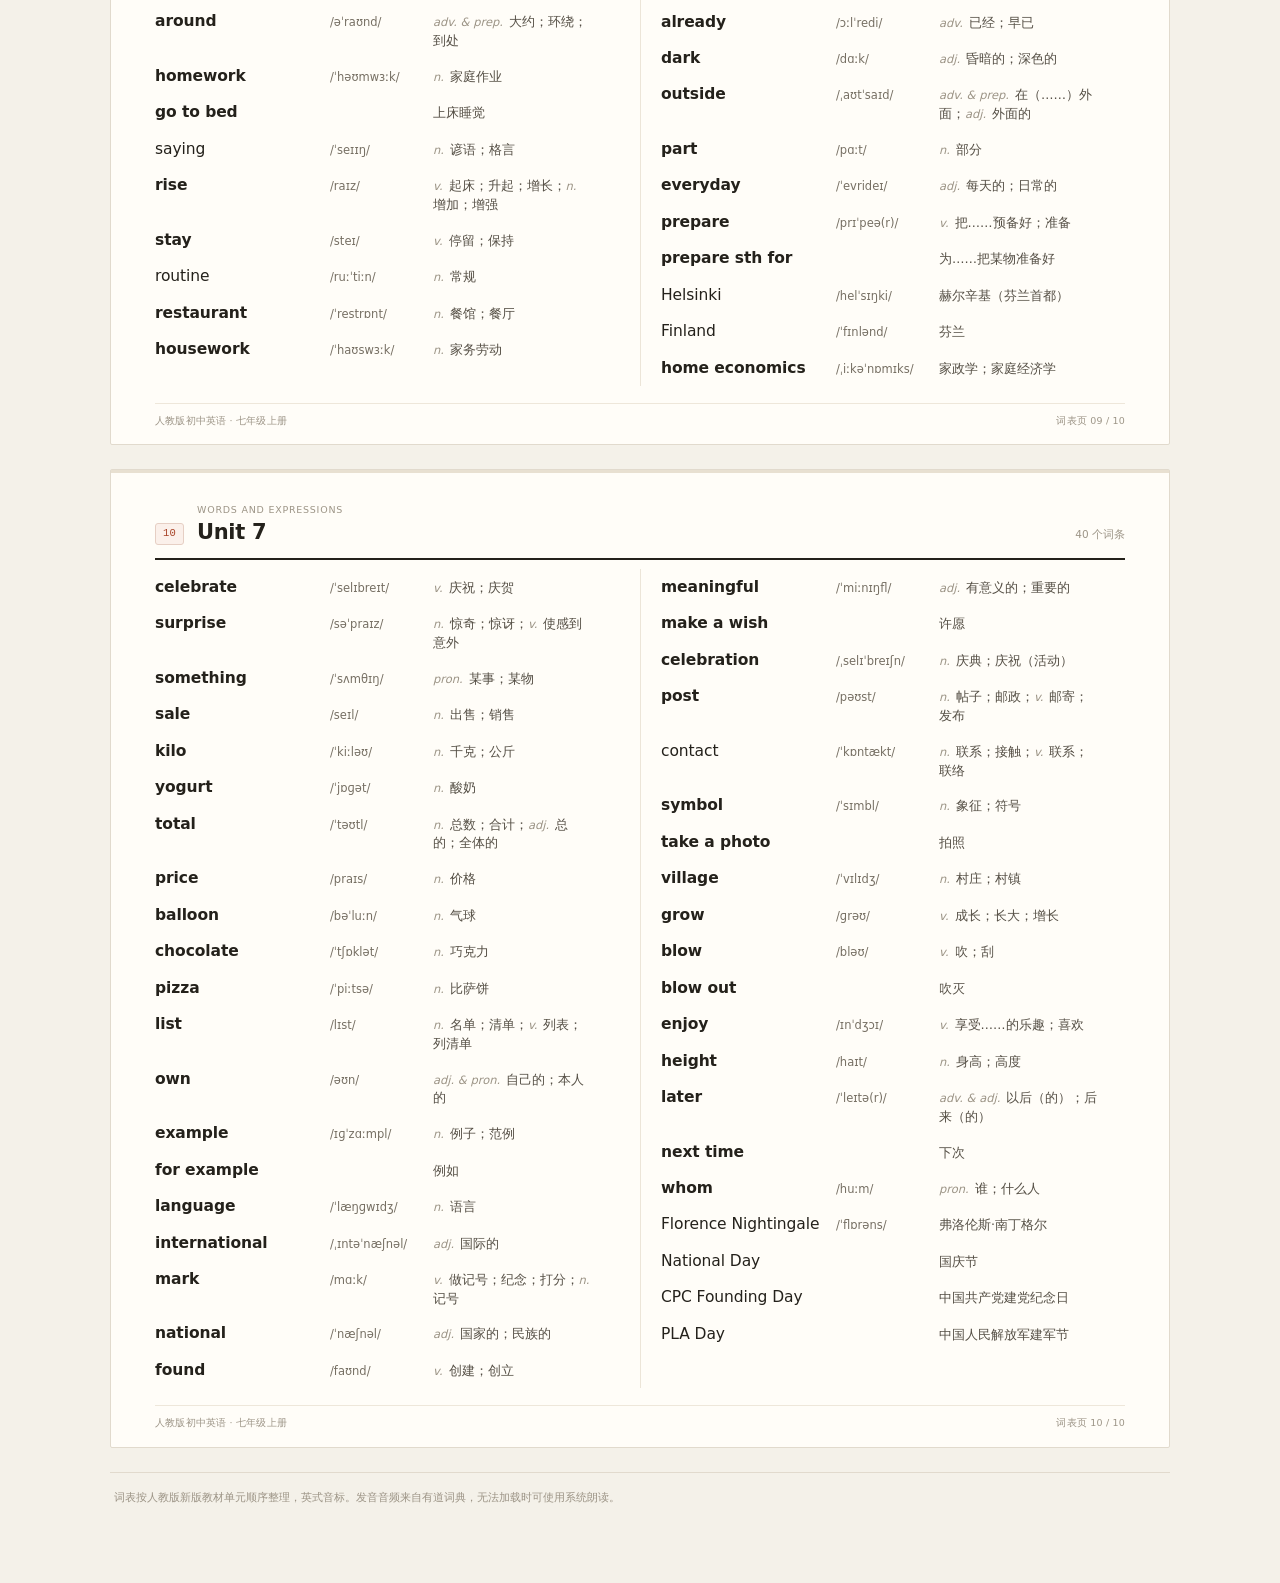
<file: textbook.html>
<!DOCTYPE html>
<html lang="zh-CN">
<head>
  <meta charset="UTF-8">
  <meta name="viewport" content="width=device-width, initial-scale=1.0">
  <meta name="description" content="人教版初中英语课本页：按教材单元顺序排版的单词表，黑体词与白体词区分，点击词条查看音标、释义、例句和发音。">
  <title>课本页 · 初中英语单词点读</title>
  <link rel="icon" href="favicon.svg" type="image/svg+xml">
  <link rel="stylesheet" href="styles.css">
  <link rel="stylesheet" href="textbook.css">
</head>
<body class="tb-page">
  <a class="skip-link" href="#tbSheets">跳到课本词表</a>

  <header class="tb-bar">
    <div class="tb-bar-inner">
      <a class="tb-back" href="index.html">
        <svg viewBox="0 0 20 20" aria-hidden="true"><path d="M12 4l-6 6 6 6"></path></svg>
        单词卡
      </a>
      <div class="tb-brand">
        <strong>课本页</strong>
        <span>Words and Expressions in Each Unit</span>
      </div>
      <nav class="tb-books" id="tbBooks" aria-label="选择教材" role="tablist"></nav>
    </div>
  </header>

  <main class="tb-main">
    <section class="tb-intro" aria-labelledby="tbTitle">
      <p class="tb-kicker">人教版 · 义务教育教科书</p>
      <div class="tb-title-row">
        <h1 id="tbTitle">七年级上册</h1>
        <p class="tb-meta" id="tbMeta">10 个单元 · 285 个词条</p>
      </div>
      <p class="tb-desc">黑体词为重点掌握，白体词为了解。点击词条查看详情。</p>
      <div class="tb-legend" aria-label="黑体词与白体词说明">
        <span><b>unit</b> 黑体词 · 重点掌握</span>
        <span><span class="tb-legend-normal">starter unit</span> 白体词 · 了解</span>
      </div>
    </section>

    <section class="tb-tools" aria-label="查找与筛选词表">
      <div class="search-box tb-search-box" role="search">
        <svg class="search-icon" viewBox="0 0 24 24" aria-hidden="true">
          <circle cx="11" cy="11" r="6.5"></circle>
          <path d="M16 16l4.5 4.5"></path>
        </svg>
        <input id="tbSearchInput" type="search" placeholder="搜索本册单词或释义"
          autocomplete="off" spellcheck="false" aria-label="搜索本册单词或释义">
        <button class="search-clear" id="tbSearchClear" type="button" aria-label="清除搜索" hidden>
          <svg viewBox="0 0 20 20" aria-hidden="true"><path d="M5 5l10 10M15 5L5 15"></path></svg>
        </button>
        <kbd class="search-key" aria-hidden="true">/</kbd>
      </div>
      <div class="filter-group" role="group" aria-label="按背诵情况筛选">
        <button class="filter-chip" type="button" data-filter="all" aria-pressed="true">全部</button>
        <button class="filter-chip" type="button" data-filter="unmemorized" aria-pressed="false">未背诵</button>
        <button class="filter-chip" type="button" data-filter="memorized" aria-pressed="false">已背诵</button>
      </div>
      <label class="switch-row" for="tbUnreadOnly">
        <input id="tbUnreadOnly" type="checkbox">
        <span class="switch" aria-hidden="true"></span>
        <span>只看未读</span>
      </label>
      <button class="reset-progress tb-reset" id="tbReset" type="button" hidden>重置背诵</button>
    </section>

    <div class="tb-status-row">
      <p class="tb-result" id="tbResult" role="status" aria-live="polite">共 285 个词条，按教材单元顺序排列。</p>
      <p class="tb-counts">
        <span>已读 <strong id="tbReadCount">0</strong> / <span id="tbReadTotal">285</span></span>
        <span>已背诵 <strong id="tbMemoCount">0</strong> / <span id="tbMemoTotal">285</span></span>
      </p>
    </div>

    <nav class="tb-toc" id="tbToc" aria-label="课本单元目录"></nav>
    <div id="tbSheets" class="tb-sheets" tabindex="-1"></div>

    <p class="tb-source">词表按人教版新版教材单元顺序整理，英式音标。发音音频来自有道词典，无法加载时可使用系统朗读。</p>
  </main>

  <div class="toast" id="toast" role="status" aria-live="polite" hidden></div>

  <dialog class="word-dialog" id="wordDialog" aria-labelledby="dialogWord">
    <div class="dialog-shell" id="dialogShell">
      <header class="dialog-top">
        <p id="dialogContext">七年级上册 · Starter Unit 1 · 第 1 词</p>
        <button class="icon-button dialog-close" id="dialogClose" type="button" aria-label="关闭单词详情">
          <svg viewBox="0 0 24 24" aria-hidden="true"><path d="M6 6l12 12M18 6L6 18"></path></svg>
        </button>
      </header>

      <div class="dialog-body">
        <div class="dialog-word-row">
          <div class="dialog-word-main">
            <span class="word-kind" id="dialogKind"></span>
            <h2 id="dialogWord">good</h2>
            <p class="dialog-ipa" id="dialogIpa">/ɡʊd/</p>
          </div>
          <div class="audio-buttons" aria-label="播放发音">
            <button class="audio-button" type="button" data-accent="uk">
              <svg class="audio-icon" viewBox="0 0 24 24" aria-hidden="true">
                <path d="M5 10v4h3l4 3V7l-4 3H5z"></path>
                <path d="M16 9.5a4 4 0 010 5"></path>
                <path d="M18.5 7a7.5 7.5 0 010 10"></path>
              </svg>
              <span class="audio-label"><strong>英式</strong><small>UK</small></span>
              <span class="audio-bars" aria-hidden="true"><i></i><i></i><i></i></span>
            </button>
            <button class="audio-button" type="button" data-accent="us">
              <svg class="audio-icon" viewBox="0 0 24 24" aria-hidden="true">
                <path d="M5 10v4h3l4 3V7l-4 3H5z"></path>
                <path d="M16 9.5a4 4 0 010 5"></path>
                <path d="M18.5 7a7.5 7.5 0 010 10"></path>
              </svg>
              <span class="audio-label"><strong>美式</strong><small>US</small></span>
              <span class="audio-bars" aria-hidden="true"><i></i><i></i><i></i></span>
            </button>
            <button class="memorize-button" id="dialogMemorize" type="button" aria-pressed="false">
              <svg viewBox="0 0 20 20" aria-hidden="true"><path d="M5 3.5h10v13l-5-3.2-5 3.2z"></path></svg>
              <span class="memorize-label">标记已背诵</span>
            </button>
          </div>
        </div>

        <p class="audio-status" id="audioStatus" role="status" aria-live="polite"></p>

        <section class="dialog-section" aria-labelledby="meaningLabel">
          <h3 id="meaningLabel">释义</h3>
          <div class="sense-list" id="dialogSenses"></div>
        </section>

        <section class="dialog-section example-section" id="exampleSection" aria-labelledby="exampleLabel">
          <div class="section-title-row">
            <h3 id="exampleLabel">课本例句</h3>
            <span class="example-source" id="exampleSource"></span>
          </div>
          <p class="example-en" id="exampleEn"></p>
          <p class="example-zh" id="exampleZh"></p>
        </section>

        <section class="dialog-section tip-section" id="tipSection" aria-labelledby="tipLabel" hidden>
          <h3 id="tipLabel">用法</h3>
          <p id="dialogTip"></p>
        </section>
      </div>

      <footer class="dialog-foot">
        <button class="step-button" id="prevWord" type="button">
          <svg viewBox="0 0 20 20" aria-hidden="true"><path d="M12 4l-6 6 6 6"></path></svg>
          上一个
        </button>
        <span class="dialog-position" id="dialogPosition">1 / 285</span>
        <button class="step-button" id="nextWord" type="button">
          下一个
          <svg viewBox="0 0 20 20" aria-hidden="true"><path d="M8 4l6 6-6 6"></path></svg>
        </button>
      </footer>
    </div>
  </dialog>

  <script src="words.js"></script>
  <script src="textbook.js"></script>
</body>
</html>
</file>
<file: styles.css>
:root {
  --bg: #f4f1e9;
  --surface: #fffdf8;
  --surface-soft: #faf6ee;
  --ink: #24211b;
  --ink-soft: #4f4a41;
  --muted: #766f63;
  --faint: #9c9486;
  --line: #e1dacd;
  --line-strong: #d2c8b8;
  --accent: #a84327;
  --accent-strong: #89331a;
  --accent-soft: #f3e5dd;
  --font: system-ui, -apple-system, "Segoe UI", "Microsoft YaHei", sans-serif;
  --mono: ui-monospace, "SFMono-Regular", Consolas, "Liberation Mono", monospace;
}

*,
*::before,
*::after {
  box-sizing: border-box;
}

html {
  scroll-behavior: smooth;
}

body {
  margin: 0;
  background: var(--bg);
  color: var(--ink);
  font-family: var(--font);
  font-size: 15px;
  line-height: 1.6;
  -webkit-font-smoothing: antialiased;
}

body.dialog-open {
  overflow: hidden;
}

button,
input {
  font: inherit;
  color: inherit;
}

button {
  -webkit-tap-highlight-color: transparent;
}

a {
  color: inherit;
}

[hidden] {
  display: none !important;
}

:focus-visible {
  outline: 2px solid var(--accent);
  outline-offset: 2px;
}

::selection {
  background: #ead4c7;
  color: var(--ink);
}

.skip-link {
  position: fixed;
  top: 8px;
  left: 8px;
  z-index: 100;
  padding: 8px 12px;
  background: var(--ink);
  color: #fff;
  border-radius: 6px;
  font-size: 13px;
  text-decoration: none;
  transform: translateY(-150%);
}

.skip-link:focus {
  transform: translateY(0);
}

/* header */

.site-header {
  position: sticky;
  top: 0;
  z-index: 30;
  background: var(--bg);
  border-bottom: 1px solid var(--line);
}

.header-inner {
  max-width: 1320px;
  margin: 0 auto;
  padding: 13px 32px;
  display: flex;
  align-items: center;
  gap: 26px;
}

.brand {
  display: flex;
  align-items: center;
  gap: 11px;
  flex-shrink: 0;
}

.brand-mark {
  width: 38px;
  height: 38px;
  display: grid;
  place-items: center;
  background: var(--accent);
  color: #fff;
  border-radius: 8px;
  font-size: 17px;
  font-weight: 650;
  line-height: 1;
}

.brand-text {
  display: flex;
  flex-direction: column;
  gap: 1px;
}

.brand-text strong {
  font-size: 15.5px;
  font-weight: 650;
  letter-spacing: .01em;
  line-height: 1.35;
}

.brand-text span {
  color: var(--muted);
  font-size: 11.5px;
  line-height: 1.4;
}

.book-tabs {
  display: flex;
  align-items: center;
  gap: 2px;
  padding: 3px;
  border: 1px solid var(--line);
  border-radius: 8px;
  background: #f8f4ec;
}

.book-tab {
  height: 31px;
  padding: 0 13px;
  border: 0;
  border-radius: 6px;
  background: transparent;
  color: var(--muted);
  font-size: 13px;
  font-weight: 500;
  white-space: nowrap;
  cursor: pointer;
  transition: background-color .12s ease, color .12s ease;
}

.book-tab:hover {
  color: var(--ink);
  background: #f1ece2;
}

.book-tab[aria-selected="true"] {
  background: var(--surface);
  color: var(--accent);
  font-weight: 650;
  box-shadow: 0 1px 2px rgba(52, 43, 30, .07);
}

.search-box {
  margin-left: auto;
  width: 292px;
  min-width: 190px;
  height: 38px;
  display: flex;
  align-items: center;
  gap: 8px;
  padding: 0 9px 0 11px;
  background: var(--surface);
  border: 1px solid var(--line);
  border-radius: 8px;
  transition: border-color .12s ease;
}

.search-box:focus-within {
  border-color: var(--line-strong);
  outline: 2px solid rgba(168, 67, 39, .28);
  outline-offset: 0;
}

.search-icon {
  width: 17px;
  height: 17px;
  flex-shrink: 0;
  fill: none;
  stroke: var(--faint);
  stroke-width: 1.7;
  stroke-linecap: round;
}

.search-box input {
  flex: 1;
  min-width: 0;
  border: 0;
  outline: 0;
  background: transparent;
  font-size: 13.5px;
}

.search-box input::placeholder {
  color: var(--faint);
}

.search-box input::-webkit-search-cancel-button {
  display: none;
}

.search-key {
  flex-shrink: 0;
  min-width: 19px;
  height: 19px;
  display: grid;
  place-items: center;
  border: 1px solid var(--line);
  border-radius: 4px;
  color: var(--faint);
  font-family: var(--mono);
  font-size: 10.5px;
  line-height: 1;
}

.search-box:focus-within .search-key {
  display: none;
}

.search-clear {
  flex-shrink: 0;
  width: 23px;
  height: 23px;
  display: grid;
  place-items: center;
  border: 0;
  border-radius: 4px;
  background: transparent;
  color: var(--muted);
  cursor: pointer;
}

.search-clear:hover {
  background: var(--accent-soft);
  color: var(--accent);
}

.search-clear svg {
  width: 13px;
  height: 13px;
  fill: none;
  stroke: currentColor;
  stroke-width: 1.8;
  stroke-linecap: round;
}

/* layout */

.layout {
  max-width: 1320px;
  margin: 0 auto;
  padding: 0 32px;
  display: grid;
  grid-template-columns: 236px minmax(0, 1fr);
  align-items: start;
}

.rail {
  position: sticky;
  top: 65px;
  height: calc(100vh - 65px);
  overflow-y: auto;
  padding: 30px 24px 28px 0;
  border-right: 1px solid var(--line);
  scrollbar-width: thin;
  scrollbar-color: var(--line-strong) transparent;
}

.rail-head {
  padding-right: 4px;
}

.rail-label {
  margin: 0 0 5px;
  color: var(--faint);
  font-size: 10.5px;
  letter-spacing: .08em;
}

.rail-head h2 {
  margin: 0;
  font-size: 21px;
  font-weight: 650;
  line-height: 1.35;
  letter-spacing: -.01em;
}

.rail-meta {
  margin: 4px 0 0;
  color: var(--muted);
  font-size: 11.5px;
}

.unit-nav {
  display: flex;
  flex-direction: column;
  gap: 2px;
  margin-top: 23px;
}

.unit-link {
  display: flex;
  align-items: center;
  justify-content: space-between;
  gap: 8px;
  min-height: 34px;
  padding: 7px 9px;
  border-left: 2px solid transparent;
  border-radius: 0 6px 6px 0;
  color: var(--ink-soft);
  font-size: 13px;
  line-height: 1.35;
  text-decoration: none;
  transition: background-color .12s ease, color .12s ease;
}

.unit-link:hover {
  background: var(--surface-soft);
  color: var(--ink);
}

.unit-link.active {
  background: var(--surface);
  border-left-color: var(--accent);
  color: var(--ink);
  font-weight: 600;
}

.unit-link .count {
  color: var(--faint);
  font-family: var(--mono);
  font-size: 10.5px;
  font-variant-numeric: tabular-nums;
}

.unit-link.active .count {
  color: var(--accent);
}

.rail-note {
  margin: 26px 0 0;
  padding: 14px 0 0;
  border-top: 1px solid var(--line);
  color: var(--faint);
  font-size: 11px;
  line-height: 1.7;
}

.content {
  min-width: 0;
  padding: 29px 0 64px 40px;
}

/* page heading */

.page-head {
  display: flex;
  align-items: flex-start;
  justify-content: space-between;
  gap: 34px;
  padding-bottom: 22px;
  border-bottom: 1px solid var(--line);
}

.page-heading {
  min-width: 0;
}

.page-kicker {
  margin: 0;
  color: var(--muted);
  font-size: 11.5px;
  letter-spacing: .045em;
}

.page-heading h1 {
  margin: 7px 0 4px;
  font-size: 29px;
  font-weight: 700;
  line-height: 1.2;
  letter-spacing: -.02em;
}

.page-desc {
  margin: 0;
  max-width: 560px;
  color: var(--muted);
  font-size: 12.5px;
  line-height: 1.65;
}

.page-view-link {
  display: inline-flex;
  align-items: center;
  gap: 5px;
  margin-top: 10px;
  padding: 4px 8px 4px 7px;
  border: 1px solid var(--line);
  border-radius: 6px;
  background: var(--surface);
  color: var(--ink-soft);
  font-size: 12px;
  line-height: 1.5;
  text-decoration: none;
  transition: border-color .1s ease, color .1s ease;
}

.page-view-link svg {
  width: 14px;
  height: 14px;
  fill: none;
  stroke: currentColor;
  stroke-width: 1.3;
  stroke-linejoin: round;
}

.page-view-link:hover {
  border-color: #d7bfb1;
  color: var(--accent);
}

.page-tools {
  flex-shrink: 0;
  width: 228px;
  display: flex;
  flex-direction: column;
  align-items: flex-end;
  gap: 13px;
  padding-top: 3px;
}

.progress-block {
  width: 100%;
}

.progress-text {
  display: flex;
  align-items: baseline;
  justify-content: flex-end;
  gap: 4px;
  color: var(--muted);
  font-size: 11.5px;
}

.progress-text strong {
  color: var(--ink);
  font-family: var(--mono);
  font-size: 16px;
  font-weight: 600;
  font-variant-numeric: tabular-nums;
  line-height: 1;
}

.progress-total {
  color: var(--faint);
  font-family: var(--mono);
  font-size: 11px;
}

.progress-track {
  height: 3px;
  margin-top: 7px;
  border-radius: 2px;
  background: #e8e1d5;
  overflow: hidden;
}

.progress-track i {
  display: block;
  width: 0;
  height: 100%;
  border-radius: 2px;
  background: var(--accent);
  transition: width .25s ease;
}

.progress-block--sub {
  margin-top: -3px;
}

.progress-block--sub .progress-text strong {
  color: var(--ink-soft);
  font-size: 13px;
}

.progress-block--sub .progress-track {
  height: 2px;
}

.progress-block--sub .progress-track i {
  background: #8a8577;
}

.tools-row {
  width: 100%;
  display: flex;
  align-items: center;
  justify-content: space-between;
  flex-wrap: wrap;
  gap: 10px;
}

.filter-group {
  display: inline-flex;
  padding: 2px;
  border: 1px solid var(--line);
  border-radius: 7px;
  background: var(--surface-soft);
}

.filter-chip {
  padding: 4px 9px;
  border: 0;
  border-radius: 5px;
  background: transparent;
  color: var(--muted);
  font: inherit;
  font-size: 11.5px;
  line-height: 1.3;
  cursor: pointer;
  transition: background-color .12s ease, color .12s ease;
}

.filter-chip:hover {
  color: var(--ink);
  background: #f2ece0;
}

.filter-chip[aria-pressed="true"] {
  background: var(--surface);
  color: var(--ink);
  box-shadow: inset 0 0 0 1px var(--line-strong);
  font-weight: 600;
}

.filter-chip:focus-visible {
  outline: 2px solid var(--accent);
  outline-offset: 1px;
}

.tools-secondary {
  display: flex;
  align-items: center;
  gap: 12px;
}

.reset-progress {
  padding: 2px 0;
  border: 0;
  background: transparent;
  color: var(--faint);
  font-size: 11px;
  line-height: 1.2;
  text-decoration: underline;
  text-underline-offset: 3px;
  text-decoration-color: var(--line-strong);
  cursor: pointer;
}

.reset-progress:hover {
  color: var(--accent);
}

.reset-progress.is-armed {
  color: var(--accent);
  font-weight: 600;
  text-decoration: none;
}

.switch-row {
  display: flex;
  align-items: center;
  gap: 8px;
  color: var(--ink-soft);
  font-size: 12px;
  line-height: 1;
  cursor: pointer;
  user-select: none;
}

.switch-row input {
  position: absolute;
  width: 1px;
  height: 1px;
  opacity: 0;
  pointer-events: none;
}

.switch {
  position: relative;
  width: 30px;
  height: 17px;
  border-radius: 9px;
  background: #ddd5c7;
  transition: background-color .15s ease;
  flex-shrink: 0;
}

.switch::after {
  content: "";
  position: absolute;
  top: 2px;
  left: 2px;
  width: 13px;
  height: 13px;
  border-radius: 50%;
  background: #fffdf8;
  transition: transform .15s ease;
}

.switch-row input:checked + .switch {
  background: var(--accent);
}

.switch-row input:checked + .switch::after {
  transform: translateX(13px);
}

.switch-row input:focus-visible + .switch {
  outline: 2px solid var(--accent);
  outline-offset: 2px;
}

/* search summary */

.search-summary {
  display: flex;
  align-items: center;
  justify-content: space-between;
  gap: 16px;
  margin: 18px 0 2px;
  padding: 9px 12px;
  border: 1px solid var(--line);
  border-radius: 7px;
  background: var(--surface-soft);
  color: var(--muted);
  font-size: 12px;
}

.search-summary strong {
  color: var(--ink);
  font-weight: 600;
}

.summary-clear {
  border: 0;
  background: transparent;
  color: var(--accent);
  font-size: 12px;
  cursor: pointer;
  padding: 2px 4px;
  text-decoration: underline;
  text-underline-offset: 2px;
}

/* word list */

.word-list {
  padding-top: 23px;
}

.unit-section {
  margin-bottom: 26px;
  scroll-margin-top: 82px;
}

.unit-section:last-child {
  margin-bottom: 0;
}

.unit-head {
  display: flex;
  align-items: baseline;
  justify-content: space-between;
  gap: 16px;
  padding: 0 2px;
  margin-bottom: 9px;
}

.unit-title {
  display: flex;
  align-items: baseline;
  gap: 9px;
  min-width: 0;
}

.unit-index {
  color: var(--faint);
  font-family: var(--mono);
  font-size: 10.5px;
  font-variant-numeric: tabular-nums;
}

.unit-head h3 {
  margin: 0;
  font-size: 14.5px;
  font-weight: 650;
  letter-spacing: .005em;
}

.unit-count {
  color: var(--faint);
  font-size: 11.5px;
  white-space: nowrap;
}

.unit-count .read-num {
  color: var(--accent);
  font-family: var(--mono);
  font-size: 10.5px;
}

.unit-count .count-sep {
  margin: 0 6px;
  color: var(--line-strong);
}

.unit-count .memo-num {
  color: #6f6a5d;
  font-family: var(--mono);
  font-size: 10.5px;
}

.words {
  background: var(--surface);
  border: 1px solid var(--line);
  border-radius: 9px;
  overflow: hidden;
}

.word-row {
  display: flex;
  align-items: stretch;
  border-top: 1px solid var(--line);
  background: var(--surface);
  transition: background-color .1s ease;
}

.word-row:first-child {
  border-top: 0;
}

.word-row:hover,
.word-row:focus-within {
  background: #fbf7ef;
}

.word-row.read {
  box-shadow: inset 2px 0 0 #d7a690;
}

.word-open {
  flex: 1;
  min-width: 0;
  display: grid;
  grid-template-columns: 27px minmax(126px, 1.1fr) minmax(170px, 1.7fr);
  align-items: center;
  gap: 18px;
  padding: 12px 8px 12px 16px;
  border: 0;
  background: transparent;
  color: inherit;
  text-align: left;
  cursor: pointer;
}

.word-open:focus-visible {
  outline-offset: -3px;
}

.idx {
  align-self: center;
  color: #b3aa9a;
  font-family: var(--mono);
  font-size: 10.5px;
  font-variant-numeric: tabular-nums;
  letter-spacing: .03em;
}

.word-row.read .idx {
  color: var(--accent);
}

.entry {
  display: flex;
  flex-direction: column;
  gap: 1px;
  min-width: 0;
}

.entry-top {
  display: flex;
  align-items: center;
  flex-wrap: wrap;
  gap: 7px;
  min-width: 0;
}

.word {
  color: var(--ink);
  font-size: 18.5px;
  font-weight: 650;
  line-height: 1.3;
  letter-spacing: -.012em;
  overflow-wrap: anywhere;
}

.ipa {
  color: var(--muted);
  font-size: 12px;
  line-height: 1.45;
  letter-spacing: .005em;
  overflow-wrap: anywhere;
}

.ipa.is-empty {
  color: var(--faint);
  font-style: italic;
}

.meaning {
  min-width: 0;
  padding-right: 8px;
  color: #5d574c;
  font-size: 13px;
  line-height: 1.55;
  overflow-wrap: anywhere;
}

.tag {
  flex-shrink: 0;
  padding: 2px 5px;
  border: 1px solid var(--line);
  border-radius: 3px;
  color: var(--muted);
  font-size: 9.5px;
  line-height: 1.4;
  font-weight: 500;
  letter-spacing: .02em;
}

.tag.key {
  border-color: #e6cfc4;
  background: #fbf0ea;
  color: var(--accent);
}

mark {
  padding: 0 1px;
  border-radius: 2px;
  background: #f1ddc9;
  color: var(--ink);
}

.row-play {
  flex: 0 0 46px;
  display: grid;
  place-items: center;
  border: 0;
  border-left: 1px solid transparent;
  background: transparent;
  color: var(--faint);
  cursor: pointer;
  transition: color .12s ease, background-color .12s ease;
}

.row-play:hover {
  color: var(--accent);
  background: var(--accent-soft);
}

.row-play:focus-visible {
  outline-offset: -3px;
}

.play-icon {
  width: 16px;
  height: 16px;
  fill: none;
  stroke: currentColor;
  stroke-width: 1.6;
  stroke-linejoin: round;
}

.audio-bars {
  display: none;
  align-items: flex-end;
  justify-content: center;
  gap: 2px;
  height: 14px;
}

.audio-bars i {
  display: block;
  width: 2px;
  height: 13px;
  border-radius: 1px;
  background: currentColor;
  transform-origin: bottom;
  animation: soundbar .9s ease-in-out infinite;
}

.audio-bars i:nth-child(2) {
  height: 9px;
  animation-delay: .16s;
}

.audio-bars i:nth-child(3) {
  height: 12px;
  animation-delay: .3s;
}

.row-play.is-playing .play-icon {
  display: none;
}

.row-play.is-playing .audio-bars {
  display: flex;
}

@keyframes soundbar {
  0%, 100% { transform: scaleY(.35); }
  50% { transform: scaleY(1); }
}

.row-memorize {
  flex: 0 0 42px;
  width: 42px;
  display: grid;
  place-items: center;
  padding: 0;
  border: 0;
  border-left: 1px solid transparent;
  background: transparent;
  color: #c4bdb0;
  cursor: pointer;
  transition: color .12s ease, background-color .12s ease;
}

.row-memorize svg {
  width: 15px;
  height: 15px;
  fill: none;
  stroke: currentColor;
  stroke-width: 1.5;
  stroke-linejoin: round;
}

.row-memorize:hover {
  color: var(--accent);
  background: var(--accent-soft);
}

.row-memorize:focus-visible {
  outline-offset: -3px;
}

.row-memorize[aria-pressed="true"] {
  color: var(--accent);
}

.row-memorize[aria-pressed="true"] svg {
  fill: currentColor;
}

.word-row.memorized {
  background: #fdfaf3;
}

.word-row.memorized .word {
  color: #46403a;
}

/* empty state */

.empty-state {
  margin-top: 23px;
  padding: 52px 26px 50px;
  border: 1px solid var(--line);
  border-radius: 9px;
  background: var(--surface);
  text-align: center;
}

.controls > .empty-state + .empty-state {
  margin-top: 12px;
}

.empty-icon {
  width: 42px;
  height: 42px;
  margin: 0 auto 14px;
  display: grid;
  place-items: center;
  border: 1px solid var(--line);
  border-radius: 50%;
  color: var(--faint);
}

.empty-icon svg {
  width: 20px;
  height: 20px;
  fill: none;
  stroke: currentColor;
  stroke-width: 1.6;
  stroke-linecap: round;
}

.empty-state h2 {
  margin: 0 0 5px;
  font-size: 17px;
  font-weight: 650;
}

.empty-state p {
  margin: 0;
  color: var(--muted);
  font-size: 12.5px;
}

.empty-state button {
  margin-top: 17px;
  padding: 7px 13px;
  border: 1px solid var(--line-strong);
  border-radius: 6px;
  background: var(--surface);
  color: var(--ink);
  font-size: 12.5px;
  cursor: pointer;
}

.empty-state button:hover {
  border-color: var(--accent);
  color: var(--accent);
}

.empty-actions {
  display: flex;
  align-items: center;
  justify-content: center;
  flex-wrap: wrap;
  gap: 8px;
  margin-top: 17px;
}

.empty-actions button {
  margin-top: 0;
}

.source-note {
  margin-top: 34px;
  padding-top: 15px;
  border-top: 1px solid var(--line);
  color: var(--faint);
  font-size: 11px;
  line-height: 1.7;
}

.source-note p {
  margin: 0;
}

/* dialog */

.word-dialog {
  width: min(680px, calc(100vw - 32px));
  max-width: none;
  max-height: calc(100vh - 40px);
  padding: 0;
  border: 1px solid var(--line-strong);
  border-radius: 12px;
  background: var(--surface);
  color: var(--ink);
  box-shadow: 0 18px 55px rgba(43, 35, 24, .19);
  overflow: hidden;
}

.word-dialog::backdrop {
  background: rgba(36, 33, 27, .46);
}

.dialog-shell {
  display: flex;
  flex-direction: column;
  max-height: calc(100vh - 40px);
}

.dialog-top {
  flex-shrink: 0;
  display: flex;
  align-items: center;
  justify-content: space-between;
  gap: 16px;
  padding: 15px 18px 0 24px;
}

.dialog-top p {
  margin: 0;
  color: var(--muted);
  font-size: 11.5px;
  line-height: 1.5;
}

.icon-button {
  width: 30px;
  height: 30px;
  display: grid;
  place-items: center;
  border: 0;
  border-radius: 6px;
  background: transparent;
  color: var(--muted);
  cursor: pointer;
}

.icon-button:hover {
  background: var(--surface-soft);
  color: var(--ink);
}

.icon-button svg {
  width: 17px;
  height: 17px;
  fill: none;
  stroke: currentColor;
  stroke-width: 1.6;
  stroke-linecap: round;
}

.dialog-body {
  overflow-y: auto;
  padding: 17px 30px 27px;
}

.dialog-word-row {
  display: flex;
  align-items: flex-start;
  justify-content: space-between;
  gap: 22px;
}

.dialog-word-main {
  min-width: 0;
}

.word-kind {
  display: inline-block;
  margin-bottom: 6px;
  color: var(--accent);
  font-size: 10.5px;
  line-height: 1.4;
  letter-spacing: .04em;
}

.word-kind:empty {
  display: none;
}

.dialog-word-main h2 {
  margin: 0;
  font-size: 43px;
  font-weight: 700;
  line-height: 1.13;
  letter-spacing: -.028em;
  overflow-wrap: anywhere;
}

.dialog-ipa {
  margin: 7px 0 0;
  color: var(--muted);
  font-size: 14px;
  line-height: 1.45;
  overflow-wrap: anywhere;
}

.dialog-ipa.is-empty {
  color: var(--faint);
  font-size: 12px;
  font-style: italic;
}

.audio-buttons {
  display: flex;
  gap: 7px;
  flex-shrink: 0;
  padding-top: 19px;
  flex-wrap: wrap;
  justify-content: flex-end;
}

.memorize-button {
  display: flex;
  align-items: center;
  gap: 7px;
  padding: 8px 11px;
  border: 1px solid var(--line);
  border-radius: 7px;
  background: var(--surface);
  color: var(--muted);
  font: inherit;
  font-size: 12px;
  font-weight: 600;
  cursor: pointer;
  transition: border-color .12s ease, color .12s ease, background-color .12s ease;
}

.memorize-button svg {
  width: 15px;
  height: 15px;
  flex-shrink: 0;
  fill: none;
  stroke: currentColor;
  stroke-width: 1.5;
  stroke-linejoin: round;
}

.memorize-button:hover {
  border-color: var(--line-strong);
  color: var(--ink);
  background: #f7f1e7;
}

.memorize-button:focus-visible {
  outline-offset: 2px;
}

.memorize-button[aria-pressed="true"] {
  border-color: #e0c6b8;
  background: var(--accent-soft);
  color: var(--accent);
}

.memorize-button[aria-pressed="true"] svg {
  fill: currentColor;
}

.audio-button {
  min-width: 96px;
  display: flex;
  align-items: center;
  gap: 8px;
  padding: 8px 10px;
  border: 1px solid var(--line);
  border-radius: 7px;
  background: var(--surface-soft);
  text-align: left;
  cursor: pointer;
  transition: border-color .12s ease, background-color .12s ease;
}

.audio-button:hover {
  border-color: var(--line-strong);
  background: #f7f1e7;
}

.audio-icon {
  width: 17px;
  height: 17px;
  flex-shrink: 0;
  fill: none;
  stroke: var(--accent);
  stroke-width: 1.6;
  stroke-linecap: round;
  stroke-linejoin: round;
}

.audio-label {
  display: flex;
  flex-direction: column;
  gap: 0;
  line-height: 1.3;
}

.audio-label strong {
  font-size: 12px;
  font-weight: 600;
}

.audio-label small {
  color: var(--faint);
  font-family: var(--mono);
  font-size: 8.5px;
  letter-spacing: .06em;
}

.audio-button .audio-bars {
  display: none;
  margin-left: 1px;
  color: var(--accent);
}

.audio-button[data-state="playing"] {
  border-color: #d8ad99;
  background: var(--accent-soft);
}

.audio-button[data-state="playing"] .audio-bars {
  display: flex;
}

.audio-button[data-state="loading"] {
  opacity: .65;
}

.audio-button[data-state="error"] {
  border-color: #dbb5a7;
}

.audio-status {
  min-height: 19px;
  margin: 6px 0 0;
  color: var(--muted);
  font-size: 11.5px;
  line-height: 1.5;
}

.audio-status.error {
  color: var(--accent);
}

.audio-status button {
  margin-left: 6px;
  padding: 1px 5px;
  border: 1px solid #dbb5a7;
  border-radius: 4px;
  background: transparent;
  color: var(--accent);
  font-size: 11px;
  cursor: pointer;
}

.audio-status button:hover {
  background: var(--accent-soft);
}

.dialog-section {
  margin-top: 20px;
  padding-top: 19px;
  border-top: 1px solid var(--line);
}

.dialog-section h3 {
  margin: 0 0 10px;
  color: var(--faint);
  font-size: 10.5px;
  font-weight: 600;
  letter-spacing: .07em;
  line-height: 1.4;
}

.sense-list {
  display: flex;
  flex-direction: column;
  gap: 6px;
}

.sense {
  display: grid;
  grid-template-columns: 40px minmax(0, 1fr);
  gap: 10px;
  align-items: baseline;
}

.sense.no-pos {
  grid-template-columns: minmax(0, 1fr);
}

.sense .pos {
  color: var(--muted);
  font-family: var(--mono);
  font-size: 11px;
  font-style: italic;
  line-height: 1.7;
}

.sense p {
  margin: 0;
  color: var(--ink);
  font-size: 14.5px;
  line-height: 1.65;
}

.section-title-row {
  display: flex;
  align-items: baseline;
  justify-content: space-between;
  gap: 12px;
}

.example-source {
  color: var(--faint);
  font-size: 10.5px;
}

.example-en {
  margin: 0;
  color: var(--ink);
  font-size: 15.5px;
  line-height: 1.65;
  overflow-wrap: anywhere;
}

.example-zh {
  margin: 4px 0 0;
  color: var(--muted);
  font-size: 12.5px;
  line-height: 1.6;
}

.tip-section p {
  margin: 0;
  color: var(--ink-soft);
  font-size: 13px;
  line-height: 1.7;
}

.dialog-foot {
  flex-shrink: 0;
  display: flex;
  align-items: center;
  justify-content: space-between;
  gap: 12px;
  padding: 12px 22px;
  border-top: 1px solid var(--line);
  background: var(--surface-soft);
}

.step-button {
  display: flex;
  align-items: center;
  gap: 3px;
  padding: 5px 9px;
  border: 1px solid var(--line);
  border-radius: 6px;
  background: var(--surface);
  color: var(--ink-soft);
  font-size: 12px;
  cursor: pointer;
}

.step-button:hover:not(:disabled) {
  border-color: var(--line-strong);
  color: var(--accent);
}

.step-button:disabled {
  color: #b9b1a3;
  cursor: default;
  background: transparent;
}

.step-button svg {
  width: 15px;
  height: 15px;
  fill: none;
  stroke: currentColor;
  stroke-width: 1.7;
  stroke-linecap: round;
  stroke-linejoin: round;
}

.dialog-position {
  color: var(--faint);
  font-family: var(--mono);
  font-size: 10.5px;
  font-variant-numeric: tabular-nums;
}

/* toast */

.toast {
  position: fixed;
  left: 50%;
  bottom: 25px;
  z-index: 80;
  max-width: min(460px, calc(100vw - 32px));
  transform: translateX(-50%);
  padding: 9px 13px;
  border-radius: 6px;
  background: #2b2721;
  color: #f9f5ed;
  font-size: 12.5px;
  line-height: 1.5;
}

/* responsive */

@media (max-width: 1120px) {
  .header-inner {
    gap: 18px;
  }

  .search-box {
    width: 240px;
  }

  .layout {
    grid-template-columns: 216px minmax(0, 1fr);
  }

  .content {
    padding-left: 32px;
  }

  .word-open {
    grid-template-columns: 25px minmax(118px, 1fr) minmax(150px, 1.6fr);
    gap: 14px;
  }
}

@media (max-width: 920px) {
  .site-header {
    position: static;
  }

  .header-inner {
    flex-wrap: wrap;
    gap: 11px 18px;
    padding: 13px 22px;
  }

  .brand {
    margin-right: auto;
  }

  .book-tabs {
    order: 3;
    width: 100%;
    overflow-x: auto;
    scrollbar-width: none;
  }

  .book-tabs::-webkit-scrollbar {
    display: none;
  }

  .book-tab {
    flex: 1;
  }

  .search-box {
    width: 255px;
  }

  .layout {
    display: block;
    padding: 0 22px;
  }

  .rail {
    position: static;
    height: auto;
    overflow: visible;
    padding: 18px 0 14px;
    border-right: 0;
    border-bottom: 1px solid var(--line);
  }

  .rail-head {
    display: flex;
    align-items: baseline;
    gap: 9px;
    flex-wrap: wrap;
  }

  .rail-label {
    display: none;
  }

  .rail-head h2 {
    font-size: 17px;
  }

  .rail-meta {
    margin: 0;
  }

  .unit-nav {
    flex-direction: row;
    gap: 5px;
    margin-top: 12px;
    overflow-x: auto;
    padding-bottom: 2px;
    scrollbar-width: none;
  }

  .unit-nav::-webkit-scrollbar {
    display: none;
  }

  .unit-link {
    flex-shrink: 0;
    min-height: 29px;
    padding: 5px 9px;
    border: 1px solid var(--line);
    border-radius: 6px;
    background: transparent;
    font-size: 12px;
  }

  .unit-link.active {
    border-color: #ddbdad;
    background: var(--accent-soft);
    color: var(--accent);
  }

  .unit-link .count {
    font-size: 9.5px;
  }

  .rail-note {
    display: none;
  }

  .content {
    padding: 24px 0 50px;
  }

  .unit-section {
    scroll-margin-top: 18px;
  }
}

@media (max-width: 700px) {
  .header-inner {
    padding: 12px 16px;
  }

  .brand-mark {
    width: 34px;
    height: 34px;
    font-size: 15px;
  }

  .brand-text strong {
    font-size: 14px;
  }

  .search-box {
    order: 4;
    width: 100%;
    margin-left: 0;
  }

  .layout {
    padding: 0 16px;
  }

  .page-head {
    display: block;
    padding-bottom: 18px;
  }

  .page-heading h1 {
    font-size: 25px;
  }

  .page-tools {
    width: 100%;
    display: grid;
    grid-template-columns: minmax(0, 1fr) minmax(0, 1fr);
    align-items: center;
    gap: 10px 18px;
    margin-top: 17px;
    padding-top: 0;
  }

  .page-tools .tools-row {
    grid-column: 1 / -1;
    width: 100%;
  }

  .page-tools .progress-block--sub {
    grid-column: 1 / -1;
  }

  .progress-block {
    min-width: 0;
  }

  .progress-text {
    justify-content: flex-start;
  }

  .word-open {
    grid-template-columns: 22px minmax(0, 1fr);
    gap: 2px 10px;
    padding: 11px 4px 11px 12px;
  }

  .idx {
    grid-row: 1 / 3;
    align-self: start;
    padding-top: 4px;
  }

  .entry {
    grid-column: 2;
  }

  .meaning {
    grid-column: 2;
    padding-top: 2px;
    font-size: 12px;
    line-height: 1.5;
  }

  .word {
    font-size: 17.5px;
  }

  .ipa {
    font-size: 11.5px;
  }

  .tag {
    display: none;
  }

  .row-play {
    flex-basis: 40px;
  }

  .audio-buttons {
    justify-content: stretch;
  }

  .memorize-button {
    justify-content: center;
  }

  .unit-head {
    margin-bottom: 7px;
  }

  .unit-head h3 {
    font-size: 13.5px;
  }

  .search-summary {
    margin-top: 15px;
  }

  .dialog-top {
    padding: 12px 14px 0 18px;
  }

  .dialog-body {
    padding: 13px 18px 22px;
  }

  .dialog-word-row {
    display: block;
  }

  .dialog-word-main h2 {
    font-size: 35px;
  }

  .audio-buttons {
    padding-top: 12px;
  }

  .audio-button {
    flex: 1;
    min-width: 0;
  }

  .dialog-foot {
    padding: 10px 14px;
  }

  .dialog-section {
    margin-top: 17px;
    padding-top: 16px;
  }

  .sense {
    grid-template-columns: 34px minmax(0, 1fr);
    gap: 8px;
  }

  .source-note {
    margin-top: 27px;
  }
}

@media (max-width: 420px) {
  .brand-text span {
    display: none;
  }

  .book-tab {
    padding: 0 10px;
  }

  .unit-link {
    padding: 5px 8px;
  }

  .page-tools {
    grid-template-columns: minmax(0, 1fr);
    align-items: stretch;
    gap: 9px;
  }

  .page-tools .tools-row {
    width: 100%;
  }

  .progress-block {
    width: 100%;
  }

  .progress-text {
    justify-content: flex-start;
  }

  .word-dialog {
    width: calc(100vw - 16px);
    max-height: calc(100vh - 16px);
  }

  .dialog-shell {
    max-height: calc(100vh - 16px);
  }

  .audio-label small {
    display: none;
  }

  .audio-button {
    padding: 8px;
  }

  .filter-chip {
    padding: 6px 3px;
    font-size: 11px;
  }
}

@media (prefers-reduced-motion: reduce) {
  html {
    scroll-behavior: auto;
  }

  *,
  *::before,
  *::after {
    animation-duration: .01ms !important;
    animation-iteration-count: 1 !important;
    transition-duration: .01ms !important;
  }
}
</file>
<file: textbook.css>
/* 课本单词表视图：一张单元一张纸页，尽量贴近教材词表的密度与层级 */

.tb-page {
  background: var(--bg);
}

.tb-bar {
  position: sticky;
  top: 0;
  z-index: 40;
  background: var(--bg);
  border-bottom: 1px solid var(--line);
}

.tb-bar-inner {
  max-width: 1180px;
  margin: 0 auto;
  padding: 13px 32px;
  display: flex;
  align-items: center;
  gap: 22px;
}

.tb-back {
  display: inline-flex;
  align-items: center;
  gap: 3px;
  flex-shrink: 0;
  color: var(--muted);
  font-size: 12.5px;
  text-decoration: none;
  transition: color .12s ease;
}

.tb-back svg {
  width: 14px;
  height: 14px;
  fill: none;
  stroke: currentColor;
  stroke-width: 1.7;
  stroke-linecap: round;
  stroke-linejoin: round;
}

.tb-back:hover {
  color: var(--accent);
}

.tb-brand {
  display: flex;
  flex-direction: column;
  line-height: 1.25;
}

.tb-brand strong {
  font-size: 15.5px;
  font-weight: 700;
  letter-spacing: -.01em;
}

.tb-brand span {
  color: var(--muted);
  font-size: 10.5px;
  letter-spacing: .015em;
}

.tb-books {
  margin-left: auto;
  display: flex;
  gap: 2px;
  padding: 2px;
  border: 1px solid var(--line);
  border-radius: 7px;
  background: var(--surface-soft);
}

.tb-book {
  border: 0;
  border-radius: 5px;
  padding: 5px 12px;
  background: transparent;
  color: var(--muted);
  font-size: 12.5px;
  line-height: 1.5;
  cursor: pointer;
}

.tb-book:hover {
  color: var(--ink);
}

.tb-book[aria-selected="true"] {
  background: var(--surface);
  color: var(--ink);
  font-weight: 600;
  box-shadow: inset 0 0 0 1px var(--line-strong);
}

.tb-main {
  max-width: 1180px;
  margin: 0 auto;
  padding: 38px 32px 76px;
}

.tb-intro {
  max-width: 1060px;
  margin: 0 auto 18px;
  padding: 0 4px;
}

.tb-kicker {
  margin: 0;
  color: var(--accent);
  font-size: 10.5px;
  font-weight: 600;
  letter-spacing: .09em;
  text-transform: uppercase;
}

.tb-title-row {
  display: flex;
  align-items: baseline;
  flex-wrap: wrap;
  gap: 6px 16px;
  margin-top: 5px;
}

.tb-title-row h1 {
  margin: 0;
  font-size: 31px;
  line-height: 1.2;
  letter-spacing: -.025em;
}

.tb-meta {
  margin: 0;
  color: var(--muted);
  font-size: 12.5px;
}

.tb-desc {
  max-width: 690px;
  margin: 9px 0 0;
  color: var(--muted);
  font-size: 12.5px;
  line-height: 1.7;
}

.tb-legend {
  display: flex;
  flex-wrap: wrap;
  gap: 4px 20px;
  margin-top: 12px;
  color: var(--faint);
  font-size: 11.5px;
}

.tb-legend b,
.tb-legend-normal {
  color: var(--ink);
  font-size: 12.5px;
  font-weight: 700;
}

.tb-legend-normal {
  font-weight: 400;
}

/* 查找与筛选：沿用主站控件，保持紧凑，不另起一套视觉 */

.tb-tools {
  max-width: 1060px;
  margin: 0 auto;
  padding: 0 4px;
  display: flex;
  align-items: center;
  flex-wrap: wrap;
  gap: 10px 12px;
}

.tb-tools .search-box {
  flex: 0 1 260px;
  width: 260px;
  min-width: 170px;
  margin-left: 0;
}

.tb-tools .filter-group,
.tb-tools .switch-row {
  flex-shrink: 0;
}

.tb-reset {
  margin-left: 2px;
}

.tb-status-row {
  max-width: 1060px;
  margin: 9px auto 0;
  padding: 0 4px;
  display: flex;
  align-items: baseline;
  justify-content: space-between;
  flex-wrap: wrap;
  gap: 4px 16px;
}

.tb-result {
  margin: 0;
  color: var(--muted);
  font-size: 12px;
  line-height: 1.5;
}

.tb-counts {
  margin: 0 0 0 auto;
  display: flex;
  gap: 14px;
  color: var(--faint);
  font-size: 11.5px;
  line-height: 1.5;
  white-space: nowrap;
}

.tb-counts span {
  display: inline-flex;
  align-items: baseline;
  gap: 4px;
}

.tb-counts strong {
  color: var(--ink-soft);
  font-family: var(--mono);
  font-size: 12px;
  font-weight: 600;
  font-variant-numeric: tabular-nums;
}

.tb-toc {
  max-width: 1060px;
  margin: 8px auto 18px;
  padding: 8px 4px 10px;
  display: flex;
  gap: 4px;
  overflow-x: auto;
  border-top: 1px solid var(--line);
  border-bottom: 1px solid var(--line);
  scrollbar-width: thin;
}

.tb-toc a {
  flex-shrink: 0;
  display: inline-flex;
  align-items: baseline;
  gap: 5px;
  padding: 4px 8px;
  border-radius: 4px;
  color: var(--muted);
  font-size: 11.5px;
  text-decoration: none;
  white-space: nowrap;
}

.tb-toc a:hover {
  background: var(--surface-soft);
  color: var(--ink);
}

.tb-toc a:focus-visible {
  outline-offset: 0;
}

.tb-toc .n {
  color: var(--faint);
  font-family: var(--mono);
  font-size: 9.5px;
  letter-spacing: .02em;
}

.tb-sheets {
  display: block;
}

.tb-sheet {
  position: relative;
  max-width: 1060px;
  margin: 0 auto 24px;
  padding: 32px 44px 16px;
  background: #fffdf8;
  border: 1px solid var(--line);
  border-radius: 2px;
  scroll-margin-top: 82px;
}

.tb-sheet::before {
  content: "";
  position: absolute;
  top: 0;
  left: 0;
  right: 0;
  height: 3px;
  background: #e8e0d1;
}

.tb-sheet-head {
  display: flex;
  align-items: flex-end;
  gap: 13px;
  padding-bottom: 13px;
  border-bottom: 2px solid var(--ink);
}

.tb-unit-no {
  flex-shrink: 0;
  display: inline-flex;
  align-items: center;
  justify-content: center;
  min-width: 29px;
  height: 22px;
  padding: 0 5px;
  border: 1px solid #e6cfc4;
  border-radius: 3px;
  background: #fbf0ea;
  color: var(--accent);
  font-family: var(--mono);
  font-size: 10.5px;
  letter-spacing: .03em;
}

.tb-unit-title {
  min-width: 0;
}

.tb-unit-title p {
  margin: 0 0 1px;
  color: var(--faint);
  font-size: 9.5px;
  font-weight: 500;
  letter-spacing: .08em;
  text-transform: uppercase;
}

.tb-unit-title h2 {
  margin: 0;
  font-size: 21px;
  line-height: 1.25;
  letter-spacing: -.015em;
}

.tb-sheet-count {
  margin-left: auto;
  padding-bottom: 2px;
  color: var(--faint);
  font-size: 10.5px;
  white-space: nowrap;
}

.tb-gloss {
  margin-top: 9px;
  column-count: 2;
  column-gap: 42px;
  column-rule: 1px solid #ece5d8;
}

.gloss-entry {
  width: 100%;
  display: grid;
  grid-template-columns: 168px 96px minmax(0, 1fr) 11px;
  gap: 7px;
  align-items: baseline;
  padding: 7px 7px 7px 0;
  border: 0;
  border-radius: 3px;
  background: transparent;
  text-align: left;
  cursor: pointer;
  break-inside: avoid;
  transition: background-color .1s ease;
}

.gloss-entry:hover {
  background: #fbf5ea;
}

.gloss-entry:focus-visible {
  outline-offset: -2px;
}

.gloss-word {
  color: var(--ink);
  font-size: 15.5px;
  font-weight: 400;
  line-height: 1.45;
  letter-spacing: -.005em;
  overflow-wrap: anywhere;
}

.gloss-word.is-key {
  font-weight: 700;
}

.gloss-ipa {
  color: var(--muted);
  font-size: 11.5px;
  line-height: 1.45;
  overflow-wrap: anywhere;
}

.gloss-ipa.is-empty {
  color: transparent;
}

.gloss-def {
  color: #554f45;
  font-size: 12.5px;
  line-height: 1.5;
  overflow-wrap: anywhere;
}

.gloss-pos {
  color: var(--faint);
  font-size: 11.5px;
  font-style: italic;
  margin-right: 2px;
}

.gloss-flag {
  width: 11px;
  height: 13px;
  color: var(--accent);
  opacity: 0;
}

.gloss-flag svg {
  display: block;
  width: 11px;
  height: 13px;
  fill: currentColor;
}

.gloss-entry.is-memorized .gloss-flag {
  opacity: 1;
}

.tb-sheet-foot {
  display: flex;
  justify-content: space-between;
  gap: 12px;
  margin-top: 17px;
  padding-top: 9px;
  border-top: 1px solid #eee7da;
  color: var(--faint);
  font-size: 9.5px;
  letter-spacing: .02em;
}

.tb-source {
  max-width: 1060px;
  margin: 4px auto 0;
  padding: 16px 4px 0;
  border-top: 1px solid var(--line);
  color: var(--faint);
  font-size: 11px;
  line-height: 1.7;
}

.tb-empty {
  max-width: 1060px;
  margin: 0 auto;
  padding: 48px 20px 46px;
  border: 1px solid var(--line);
  border-radius: 2px;
  background: #fffdf8;
  text-align: center;
}

.tb-empty h2 {
  margin: 0 0 6px;
  font-size: 18px;
}

.tb-empty p {
  margin: 0;
  color: var(--muted);
  font-size: 13px;
  line-height: 1.6;
}

.tb-empty button {
  padding: 7px 13px;
  border: 1px solid var(--line-strong);
  border-radius: 6px;
  background: var(--surface);
  color: var(--ink);
  font-size: 12.5px;
  cursor: pointer;
}

.tb-empty button:hover {
  border-color: var(--accent);
  color: var(--accent);
}

@media (max-width: 920px) {
  .tb-bar-inner {
    padding: 11px 20px;
    gap: 14px;
  }

  .tb-main {
    padding: 28px 20px 60px;
  }

  .tb-intro,
  .tb-tools,
  .tb-status-row,
  .tb-toc,
  .tb-sheet,
  .tb-source {
    max-width: 100%;
  }

  .tb-sheet {
    padding: 27px 30px 15px;
  }

  .tb-gloss {
    column-gap: 30px;
  }
}

@media (max-width: 1023px) {
  .tb-gloss {
    column-count: 1;
    column-rule: 0;
  }

  .gloss-entry {
    grid-template-columns: minmax(0, 220px) minmax(0, 1fr) 11px;
    grid-template-areas:
      "word def flag"
      "ipa def flag";
    gap: 0 12px;
    align-items: start;
    padding: 8px 4px 8px 0;
  }

  .gloss-word {
    grid-area: word;
  }

  .gloss-ipa {
    grid-area: ipa;
    padding-top: 1px;
  }

  .gloss-ipa.is-empty {
    display: none;
  }

  .gloss-def {
    grid-area: def;
    align-self: center;
  }

  .gloss-flag {
    grid-area: flag;
    align-self: center;
  }
}

@media (max-width: 720px) {
  .tb-bar-inner {
    flex-wrap: wrap;
    gap: 8px 14px;
  }

  .tb-back {
    order: 1;
  }

  .tb-brand {
    order: 2;
  }

  .tb-books {
    order: 3;
    width: 100%;
    margin-left: 0;
  }

  .tb-book {
    flex: 1;
    padding: 5px 4px;
  }

  .tb-main {
    padding: 22px 14px 48px;
  }

  .tb-tools .search-box {
    flex: 1 1 100%;
    width: auto;
    order: 0;
  }

  .tb-tools .reset-progress {
    margin-left: auto;
  }

  .tb-counts {
    margin-left: auto;
  }

  .tb-title-row h1 {
    font-size: 27px;
  }

  .tb-sheet {
    padding: 23px 20px 13px;
    scroll-margin-top: 96px;
  }

  .gloss-entry {
    grid-template-columns: minmax(0, 1.15fr) minmax(0, 1.25fr) 11px;
    gap: 0 10px;
  }

  .tb-unit-title h2 {
    font-size: 19px;
  }
}

@media (max-width: 440px) {
  .tb-bar-inner {
    padding: 9px 14px;
  }

  .tb-brand span {
    display: none;
  }

  .tb-main {
    padding-left: 10px;
    padding-right: 10px;
  }

  .tb-title-row h1 {
    font-size: 24px;
  }

  .tb-desc {
    font-size: 12px;
  }

  .tb-sheet {
    padding: 20px 14px 12px;
  }

  .tb-tools {
    gap: 9px 10px;
  }

  .tb-tools .filter-chip {
    padding: 4px 6px;
  }

  .tb-status-row {
    display: block;
  }

  .tb-counts {
    margin: 3px 0 0;
  }

  .tb-sheet-head {
    gap: 9px;
  }

  .gloss-entry {
    padding: 6px 4px 6px 0;
  }

  .gloss-word {
    font-size: 15px;
  }

  .gloss-def {
    font-size: 12px;
  }
}

@media print {
  .tb-bar,
  .tb-toc,
  .tb-intro,
  .tb-tools,
  .tb-status-row,
  .tb-source {
    display: none;
  }

  .tb-page {
    background: #fff;
  }

  .tb-main {
    max-width: none;
    padding: 0;
  }

  .tb-sheet {
    max-width: none;
    margin: 0;
    padding: 0;
    border: 0;
    break-after: page;
  }
}
</file>
